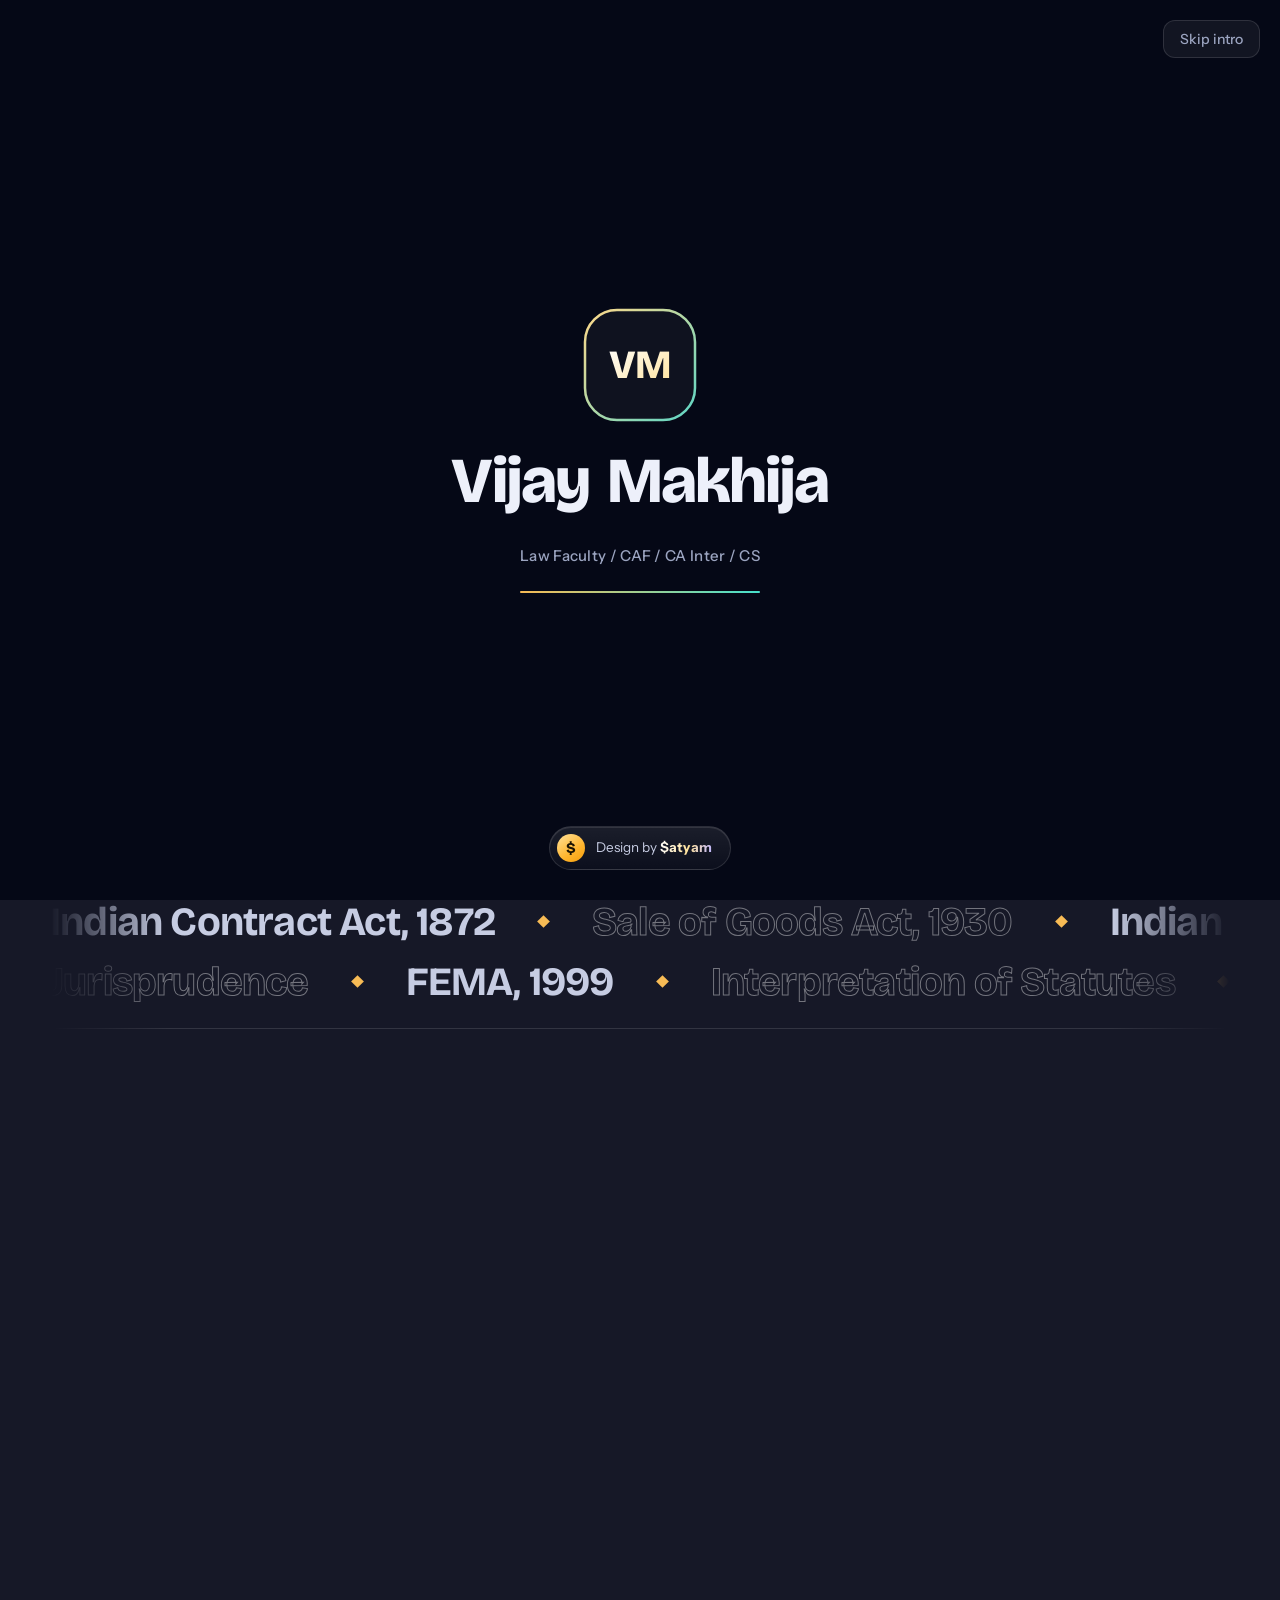
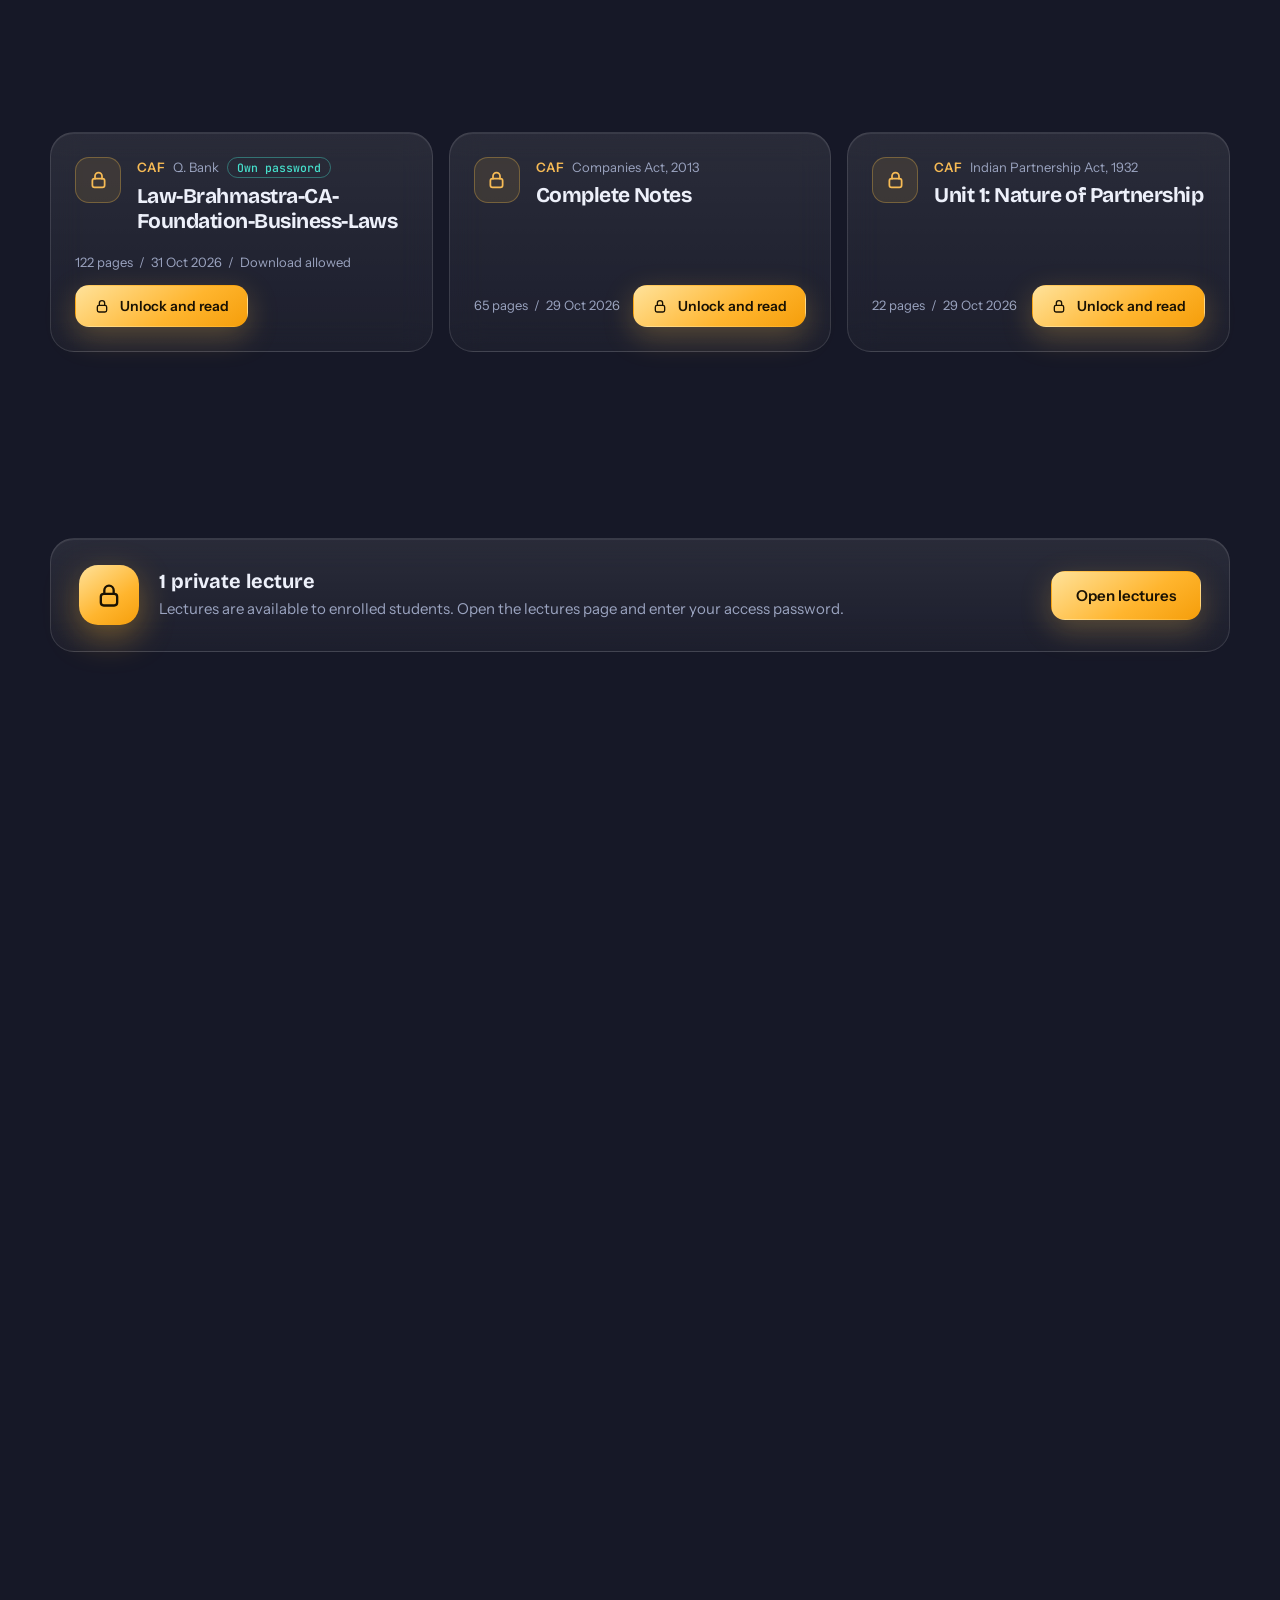
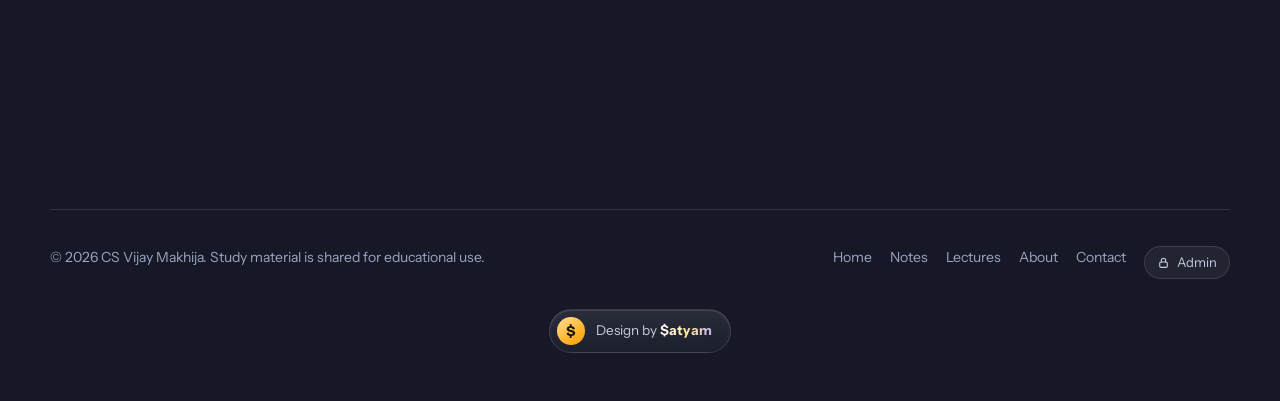
<file: index.html>
<!doctype html><html lang="en"><head><meta charset="utf-8"><meta name="viewport" content="width=device-width,initial-scale=1,viewport-fit=cover"><title>CS Vijay Makhija</title><link rel="preconnect" href="https://fonts.googleapis.com"><link rel="preconnect" href="https://fonts.gstatic.com" crossorigin><link href="https://fonts.googleapis.com/css2?family=Bricolage+Grotesque:opsz,wght@12..96,500;12..96,600;12..96,700;12..96,800&family=Instrument+Sans:wght@400;500;600&family=JetBrains+Mono:wght@400;500&display=swap" rel="stylesheet"><style>:root{padding-top:env(safe-area-inset-top,0px);padding-bottom:env(safe-area-inset-bottom,0px)}</style><link rel="stylesheet" href="style.css"></head><body>
<div id="intro" aria-hidden="true">
<div class="pn t"></div><div class="pn b"></div>
<button class="skip" type="button">Skip intro</button>
<div class="ic">
  <div class="badge"><svg viewBox="0 0 116 116"><defs><linearGradient id="g" x1="0" y1="0" x2="1" y2="1"><stop offset="0" stop-color="#FFD98A"/><stop offset="1" stop-color="#5ED6C5"/></linearGradient></defs><rect x="3" y="3" width="110" height="110" rx="32" pathLength="1"/></svg><span class="vm" data-c="brand.logo" data-t="text">VM</span></div>
  <div class="nm" data-c="intro.name" data-t="intro"><span style="--i:0">V</span><span style="--i:1">i</span><span style="--i:2">j</span><span style="--i:3">a</span><span style="--i:4">y</span><span class="sp" style="--i:5"></span><span style="--i:6">M</span><span style="--i:7">a</span><span style="--i:8">k</span><span style="--i:9">h</span><span style="--i:10">i</span><span style="--i:11">j</span><span style="--i:12">a</span></div>
  <div class="rl" data-c="intro.roles" data-t="text">Law Faculty  /  CAF  /  CA Inter  /  CS</div>
  <div class="pr"><i></i></div>
</div>
<div class="cr"><span class="credit"><span class="cm" aria-hidden="true">$</span><span>Design by <b>$atyam</b></span></span></div></div><div class="glow" aria-hidden="true"><i></i><i></i><i></i></div>
<div class="wrap">
<header class="nav"><div class="bar">
  <a class="brand" href="index.html" aria-label="Home"><span class="logo" data-c="brand.logo" data-t="text">VM</span><span><b data-c="brand.name" data-t="text">CS Vijay Makhija</b><small data-c="brand.sub" data-t="text">CAF, CA Inter &amp; CS Mentor</small></span></a>
  <button class="burger" id="burger" type="button" aria-label="Open menu" aria-expanded="false"><svg viewBox="0 0 24 24" fill="none" stroke="currentColor" stroke-width="2" stroke-linecap="round"><path d="M4 7h16M4 12h16M4 17h16"/></svg></button>
  <nav class="links" id="links" aria-label="Main"><a href="index.html" aria-current="page">Home</a><a href="notes.html">Notes</a><a href="lectures.html">Lectures</a><a href="about.html">About</a><a href="contact.html">Contact</a><a class="cta-nav tg-btn" data-c="nav.cta" data-t="text" href="contact.html">Join on Telegram</a></nav>
</div></header>
<main>
<div class="hero">
  <div>
    <div class="chips-role rise" data-c="hero.chips" data-t="lines-span" style="--d:.05"><span>Law Faculty</span><span>CAF</span><span>CA Inter</span><span>CS</span></div>
    <h1 class="rise" style="--d:.15"><span class="cs" data-c="hero.cs" data-t="text">CS</span><span class="name" data-c="hero.n1" data-t="text">Vijay</span><span class="name" data-c="hero.n2" data-t="text">Makhija</span></h1>
    <p class="lead rise" data-c="hero.lead" data-t="area" style="--d:.3">Law faculty for CAF, CA Inter and CS students. Private study notes organised statute by statute, and full lectures on YouTube.</p>
    <div class="cta rise" style="--d:.42"><a class="btn primary" href="notes.html"><span data-c="hero.b1" data-t="text">Browse notes</span> <svg viewBox="0 0 24 24" fill="none" stroke="currentColor" stroke-width="2.2" stroke-linecap="round" stroke-linejoin="round"><path d="M5 12h14M13 6l6 6-6 6"/></svg></a><a class="btn" href="lectures.html"><svg viewBox="0 0 24 24" fill="currentColor"><path d="M23 7.2a3 3 0 0 0-2.1-2.1C19 4.6 12 4.6 12 4.6s-7 0-8.9.5A3 3 0 0 0 1 7.2C.5 9.1.5 12 .5 12s0 2.9.5 4.8a3 3 0 0 0 2.1 2.1c1.9.5 8.9.5 8.9.5s7 0 8.9-.5a3 3 0 0 0 2.1-2.1c.5-1.9.5-4.8.5-4.8s0-2.9-.5-4.8zM9.8 15.2V8.8l5.6 3.2z"/></svg><span data-c="hero.b2" data-t="text">Watch lectures</span></a></div>
    <div class="updated rise" style="--d:.5" data-updated></div>
  </div>
  <div class="stage rise" style="--d:.35">
    <div class="tilt">
      <div class="sec10" role="group" aria-label="Section 10, Indian Contract Act 1872: the essentials of a valid contract">
  <div class="s-head"><div><small>Indian Contract Act, 1872</small><b>Section 10</b></div><span class="seal" id="seal" aria-hidden="true">&sect;</span></div>
  <p class="s-q">All agreements are contracts if they are made by the free consent of parties competent to contract, for a lawful consideration and with a lawful object, and are not hereby expressly declared to be void.</p>
  <ul><li><span class="ck"><svg viewBox="0 0 24 24"><path d="M5 12.5l4.5 4.5L19 7.5"/></svg></span><span class="tx">Lawful offer and acceptance</span><em>Sec. 2</em></li><li><span class="ck"><svg viewBox="0 0 24 24"><path d="M5 12.5l4.5 4.5L19 7.5"/></svg></span><span class="tx">Competent parties</span><em>Sec. 11</em></li><li><span class="ck"><svg viewBox="0 0 24 24"><path d="M5 12.5l4.5 4.5L19 7.5"/></svg></span><span class="tx">Free consent</span><em>Sec. 13 to 14</em></li><li><span class="ck"><svg viewBox="0 0 24 24"><path d="M5 12.5l4.5 4.5L19 7.5"/></svg></span><span class="tx">Lawful consideration</span><em>Sec. 2(d), 23</em></li><li><span class="ck"><svg viewBox="0 0 24 24"><path d="M5 12.5l4.5 4.5L19 7.5"/></svg></span><span class="tx">Lawful object</span><em>Sec. 23</em></li><li><span class="ck"><svg viewBox="0 0 24 24"><path d="M5 12.5l4.5 4.5L19 7.5"/></svg></span><span class="tx">Not expressly declared void</span><em>Sec. 24 to 30</em></li></ul>
  <div class="s-prog"><i id="s10bar"></i></div>
  <div class="s-res" id="s10result"><svg width="20" height="20" fill="none" stroke="currentColor" stroke-width="2.6" stroke-linecap="round" stroke-linejoin="round" viewBox="0 0 24 24"><path d="M5 12.5l4.5 4.5L19 7.5"/></svg>Valid contract<span>Sec. 2(h)</span></div>
</div>
      <div class="float a"><svg viewBox="0 0 24 24" fill="currentColor"><path d="M21.5 4.3 2.9 11.5c-.9.3-.9 1.5 0 1.8l4.7 1.5 1.8 5.6c.2.7 1.1.9 1.6.4l2.6-2.4 4.8 3.5c.6.4 1.4.1 1.6-.6L23 5.4c.2-.8-.6-1.4-1.5-1.1zM9.5 14.3l8.9-5.5-7 6.7-.3 3z"/></svg><span data-c="hero.f1" data-t="text">Notes on Telegram</span></div>
      <div class="float b"><svg viewBox="0 0 24 24" fill="currentColor"><path d="M23 7.2a3 3 0 0 0-2.1-2.1C19 4.6 12 4.6 12 4.6s-7 0-8.9.5A3 3 0 0 0 1 7.2C.5 9.1.5 12 .5 12s0 2.9.5 4.8a3 3 0 0 0 2.1 2.1c1.9.5 8.9.5 8.9.5s7 0 8.9-.5a3 3 0 0 0 2.1-2.1c.5-1.9.5-4.8.5-4.8s0-2.9-.5-4.8zM9.8 15.2V8.8l5.6 3.2z"/></svg><span data-c="hero.f2" data-t="text">Lectures on YouTube</span></div>
    </div>
  </div>
</div>
</main>
<div class="marquee" aria-hidden="true" data-c="home.marquee" data-t="marquee"><div class="track"><span>Indian Contract Act, 1872</span><i></i><span>Sale of Goods Act, 1930</span><i></i><span>Indian Partnership Act, 1932</span><i></i><span>LLP Act, 2008</span><i></i><span>Companies Act, 2013</span><i></i><span>Negotiable Instruments Act, 1881</span><i></i><span>General Clauses Act, 1897</span><i></i><span>Interpretation of Statutes</span><i></i><span>FEMA, 1999</span><i></i><span>Jurisprudence</span><i></i><span>Indian Contract Act, 1872</span><i></i><span>Sale of Goods Act, 1930</span><i></i><span>Indian Partnership Act, 1932</span><i></i><span>LLP Act, 2008</span><i></i><span>Companies Act, 2013</span><i></i><span>Negotiable Instruments Act, 1881</span><i></i><span>General Clauses Act, 1897</span><i></i><span>Interpretation of Statutes</span><i></i><span>FEMA, 1999</span><i></i><span>Jurisprudence</span><i></i></div><div class="track rev"><span>Jurisprudence</span><i></i><span>FEMA, 1999</span><i></i><span>Interpretation of Statutes</span><i></i><span>General Clauses Act, 1897</span><i></i><span>Negotiable Instruments Act, 1881</span><i></i><span>Companies Act, 2013</span><i></i><span>LLP Act, 2008</span><i></i><span>Indian Partnership Act, 1932</span><i></i><span>Sale of Goods Act, 1930</span><i></i><span>Indian Contract Act, 1872</span><i></i><span>Jurisprudence</span><i></i><span>FEMA, 1999</span><i></i><span>Interpretation of Statutes</span><i></i><span>General Clauses Act, 1897</span><i></i><span>Negotiable Instruments Act, 1881</span><i></i><span>Companies Act, 2013</span><i></i><span>LLP Act, 2008</span><i></i><span>Indian Partnership Act, 1932</span><i></i><span>Sale of Goods Act, 1930</span><i></i><span>Indian Contract Act, 1872</span><i></i></div></div>
<section>
  <div class="sec-head rise"><h2 data-c="home.lib.h" data-t="text">The library</h2><p data-c="home.lib.p" data-t="area">Organised by level and statute. New material appears here as soon as it is published.</p></div>
  <div class="portals">
    <a class="panel portal rise" style="--tint:rgba(243,185,77,.22);--d:.05" href="notes.html"><span class="ico"><svg viewBox="0 0 24 24" fill="none" stroke="currentColor" stroke-width="1.8" stroke-linecap="round" stroke-linejoin="round" style="color:#F3B94D"><path d="M14 3H7a2 2 0 0 0-2 2v14a2 2 0 0 0 2 2h10a2 2 0 0 0 2-2V8z"/><path d="M14 3v5h5M9 13h6M9 17h6"/></svg></span><div><span class="count"><span data-count="notes">0</span> documents</span><h3 data-c="home.p1.h" data-t="text">Notes</h3><p data-c="home.p1.p" data-t="area">Password-protected notes in folders, by level and statute.</p></div><span class="go-arrow"><svg viewBox="0 0 24 24" fill="none" stroke="currentColor" stroke-width="2.2" stroke-linecap="round" stroke-linejoin="round"><path d="M5 12h14M13 6l6 6-6 6"/></svg></span></a>
    <a class="panel portal rise" style="--tint:rgba(255,107,107,.2);--d:.15" href="lectures.html"><span class="ico"><svg viewBox="0 0 24 24" fill="none" stroke="currentColor" stroke-width="1.8" stroke-linecap="round" stroke-linejoin="round" style="color:#FF7B7B"><rect x="3" y="5" width="18" height="14" rx="4"/><path d="M10 9.5v5l4.5-2.5z" fill="currentColor"/></svg></span><div><span class="count"><span data-count="lectures">0</span> lectures</span><h3 data-c="home.p2.h" data-t="text">Lectures</h3><p data-c="home.p2.p" data-t="area">Full-length private lectures, available with your access password.</p></div><span class="go-arrow"><svg viewBox="0 0 24 24" fill="none" stroke="currentColor" stroke-width="2.2" stroke-linecap="round" stroke-linejoin="round"><path d="M5 12h14M13 6l6 6-6 6"/></svg></span></a>
    <a class="panel portal rise" style="--tint:rgba(94,214,197,.2);--d:.25" href="about.html"><span class="ico"><svg viewBox="0 0 24 24" fill="none" stroke="currentColor" stroke-width="1.8" stroke-linecap="round" stroke-linejoin="round" style="color:#5ED6C5"><circle cx="12" cy="8" r="4"/><path d="M4 21c0-4 3.5-6.5 8-6.5s8 2.5 8 6.5"/></svg></span><div><span class="count"><span data-c="home.p3.c" data-t="text">Law faculty</span></span><h3 data-c="home.p3.h" data-t="text">About</h3><p data-c="home.p3.p" data-t="area">The faculty behind the notes and lectures.</p></div><span class="go-arrow"><svg viewBox="0 0 24 24" fill="none" stroke="currentColor" stroke-width="2.2" stroke-linecap="round" stroke-linejoin="round"><path d="M5 12h14M13 6l6 6-6 6"/></svg></span></a>
  </div>
</section>
<section style="padding-top:0">
  <div class="sec-head rise"><h2 data-c="home.ln.h" data-t="text">Latest notes</h2><a class="more-link" href="notes.html"><span data-c="home.ln.m" data-t="text">All notes</span> <svg viewBox="0 0 24 24" fill="none" stroke="currentColor" stroke-width="2.2" stroke-linecap="round" stroke-linejoin="round"><path d="M5 12h14M13 6l6 6-6 6"/></svg></a></div>
  <div class="notes" id="latest-notes"></div>
</section>
<section style="padding-top:0">
  <div class="sec-head rise"><h2 data-c="home.ll.h" data-t="text">Private lectures</h2><a class="more-link" href="lectures.html"><span data-c="home.ll.m" data-t="text">All lectures</span> <svg viewBox="0 0 24 24" fill="none" stroke="currentColor" stroke-width="2.2" stroke-linecap="round" stroke-linejoin="round"><path d="M5 12h14M13 6l6 6-6 6"/></svg></a></div>
  <div class="lectures" id="latest-lectures"></div>
</section>
<section style="padding-top:0">
  <div class="sec-head rise"><h2 data-c="home.prog.h" data-t="text">Programmes</h2><p data-c="home.prog.p" data-t="area">Law subjects for each level. Choose a level to see its notes.</p></div>
  <div class="levels"><a class="panel level rise" style="--d:0.05" href="notes.html#caf"><span class="tag" data-c="lv.caf.tag" data-t="text">CA Foundation</span><h3 data-c="lv.caf.title" data-t="text">CAF</h3><p class="sub" data-c="lv.caf.sub" data-t="text">Business Laws</p><ul data-c="lv.caf.list" data-t="lines-li"><li>Indian Contract Act, 1872</li><li>Sale of Goods Act, 1930</li><li>Indian Partnership Act, 1932</li><li>LLP Act, 2008</li><li>Companies Act, 2013</li></ul><span class="more">View notes <svg viewBox="0 0 24 24" fill="none" stroke="currentColor" stroke-width="2.2" stroke-linecap="round" stroke-linejoin="round"><path d="M5 12h14M13 6l6 6-6 6"/></svg></span></a><a class="panel level rise" style="--d:0.15" href="notes.html#ca-inter"><span class="tag" data-c="lv.inter.tag" data-t="text">CA Intermediate</span><h3 data-c="lv.inter.title" data-t="text">CA Inter</h3><p class="sub" data-c="lv.inter.sub" data-t="text">Corporate and Other Laws</p><ul data-c="lv.inter.list" data-t="lines-li"><li>Companies Act, 2013</li><li>Negotiable Instruments Act, 1881</li><li>General Clauses Act, 1897</li><li>Interpretation of Statutes</li><li>FEMA, 1999</li></ul><span class="more">View notes <svg viewBox="0 0 24 24" fill="none" stroke="currentColor" stroke-width="2.2" stroke-linecap="round" stroke-linejoin="round"><path d="M5 12h14M13 6l6 6-6 6"/></svg></span></a><a class="panel level rise" style="--d:0.25" href="notes.html#cs"><span class="tag" data-c="lv.cs.tag" data-t="text">Company Secretary</span><h3 data-c="lv.cs.title" data-t="text">CS</h3><p class="sub" data-c="lv.cs.sub" data-t="text">Law papers</p><ul data-c="lv.cs.list" data-t="lines-li"><li>Company Law</li><li>Jurisprudence, Interpretation &amp; General Laws</li><li>Economic, Business &amp; Commercial Laws</li></ul><span class="more">View notes <svg viewBox="0 0 24 24" fill="none" stroke="currentColor" stroke-width="2.2" stroke-linecap="round" stroke-linejoin="round"><path d="M5 12h14M13 6l6 6-6 6"/></svg></span></a></div>
</section>
<section style="padding-top:0;margin-top:56px"><div class="panel band rise"><div><h2 data-c="band.h" data-t="text">Practice questions on Telegram.</h2><p data-c="band.p" data-t="area">Join the CA Foundation Law Questions channel for regular practice questions and announcements.</p></div><div class="cta"><a class="btn primary tg-btn" href="contact.html"><svg viewBox="0 0 24 24" fill="currentColor"><path d="M21.5 4.3 2.9 11.5c-.9.3-.9 1.5 0 1.8l4.7 1.5 1.8 5.6c.2.7 1.1.9 1.6.4l2.6-2.4 4.8 3.5c.6.4 1.4.1 1.6-.6L23 5.4c.2-.8-.6-1.4-1.5-1.1zM9.5 14.3l8.9-5.5-7 6.7-.3 3z"/></svg><span data-c="band.b1" data-t="text">Join on Telegram</span></a><a class="btn" href="notes.html"><svg viewBox="0 0 24 24" fill="none" stroke="currentColor" stroke-width="1.8" stroke-linecap="round" stroke-linejoin="round" style="color:#F3B94D"><path d="M14 3H7a2 2 0 0 0-2 2v14a2 2 0 0 0 2 2h10a2 2 0 0 0 2-2V8z"/><path d="M14 3v5h5M9 13h6M9 17h6"/></svg><span data-c="band.b2" data-t="text">Open notes</span></a></div></div></section>
<footer><div class="f-top"><span data-c="footer.copy" data-t="text">© 2026 CS Vijay Makhija. Study material is shared for educational use.</span><nav><a href="index.html">Home</a><a href="notes.html">Notes</a><a href="lectures.html">Lectures</a><a href="about.html">About</a><a href="contact.html">Contact</a><a class="adm-link" href="admin.html"><svg viewBox="0 0 24 24" fill="none" stroke="currentColor" stroke-width="2" stroke-linecap="round" stroke-linejoin="round"><rect x="5" y="11" width="14" height="10" rx="2.5"/><path d="M8 11V8a4 4 0 0 1 8 0v3"/></svg>Admin</a></nav></div>
<div class="f-credit"><span class="credit"><span class="cm" aria-hidden="true">$</span><span>Design by <b>$atyam</b></span></span></div></footer></div>
<script src="app.js"></script>
</body></html>
</file>
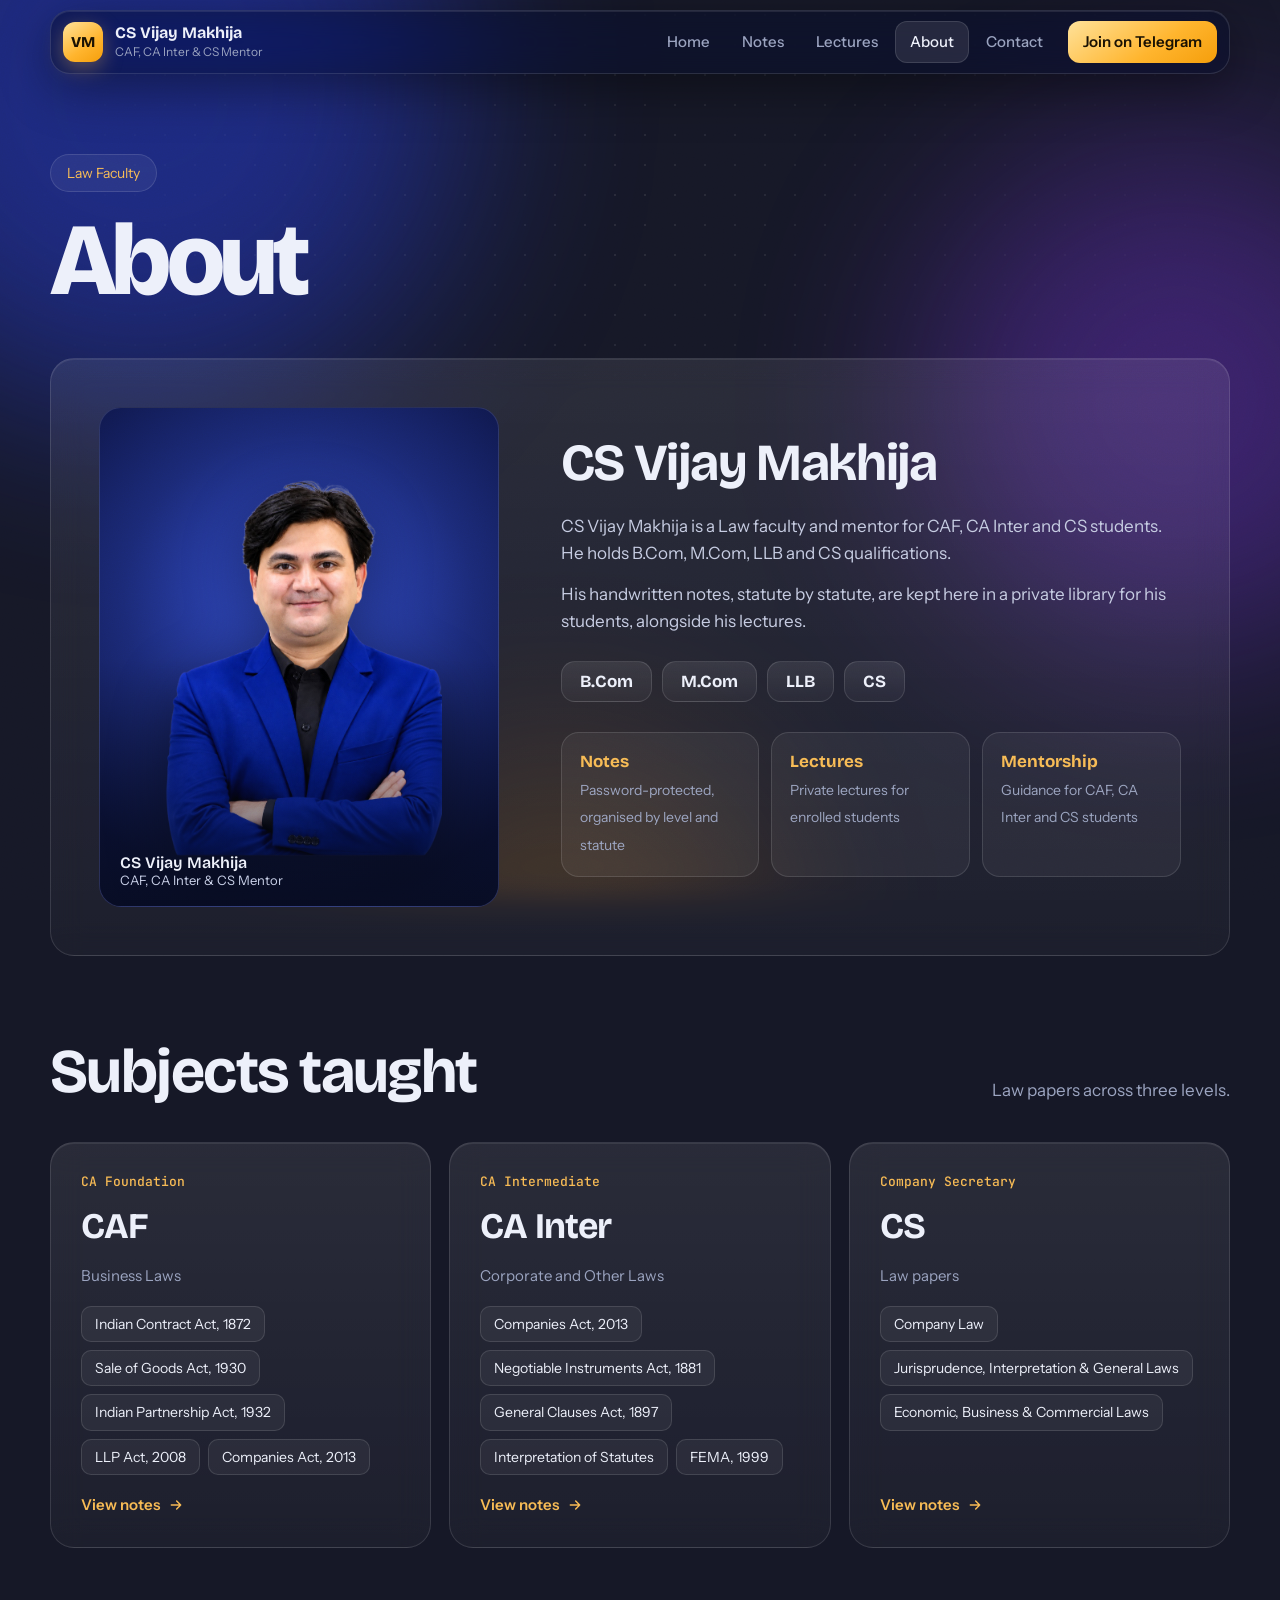
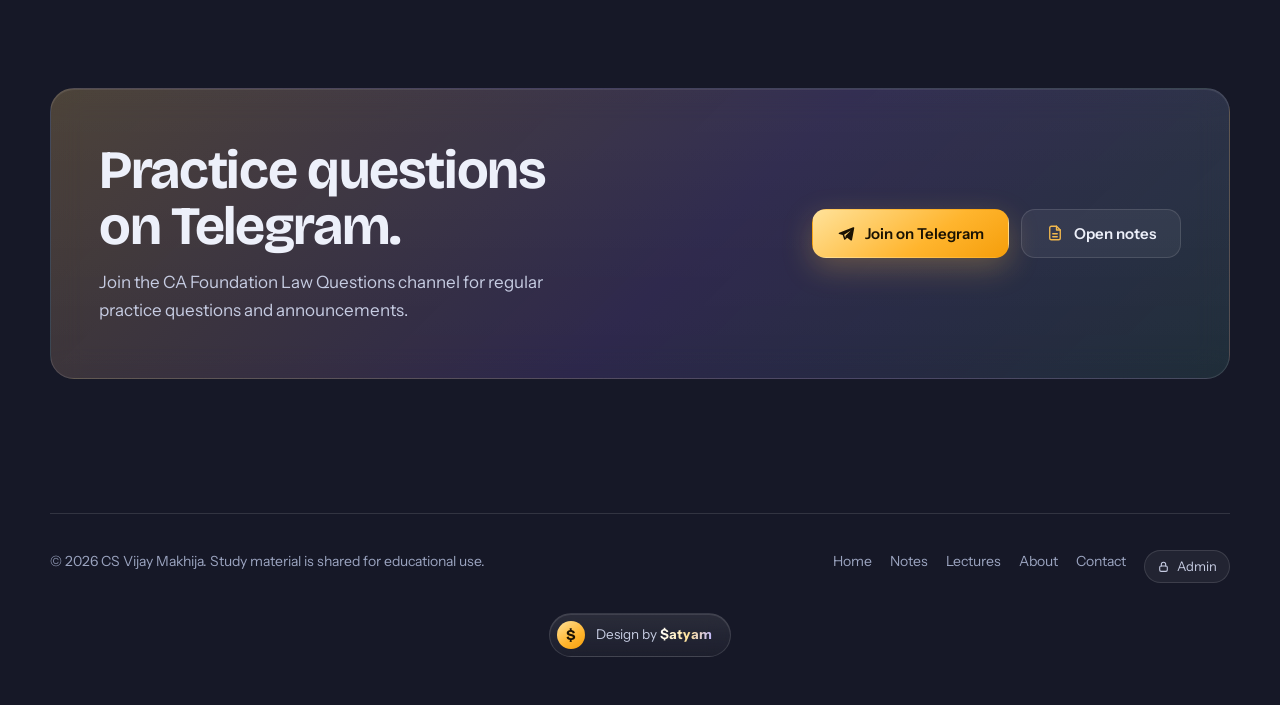
<file: about.html>
<!doctype html><html lang="en"><head><meta charset="utf-8"><meta name="viewport" content="width=device-width,initial-scale=1,viewport-fit=cover"><title>About | CS Vijay Makhija</title><link rel="preconnect" href="https://fonts.googleapis.com"><link rel="preconnect" href="https://fonts.gstatic.com" crossorigin><link href="https://fonts.googleapis.com/css2?family=Bricolage+Grotesque:opsz,wght@12..96,500;12..96,600;12..96,700;12..96,800&family=Instrument+Sans:wght@400;500;600&family=JetBrains+Mono:wght@400;500&display=swap" rel="stylesheet"><style>:root{padding-top:env(safe-area-inset-top,0px);padding-bottom:env(safe-area-inset-bottom,0px)}</style><link rel="stylesheet" href="style.css"></head><body>
<div class="glow" aria-hidden="true"><i></i><i></i><i></i></div>
<div class="wrap">
<header class="nav"><div class="bar">
  <a class="brand" href="index.html" aria-label="Home"><span class="logo" data-c="brand.logo" data-t="text">VM</span><span><b data-c="brand.name" data-t="text">CS Vijay Makhija</b><small data-c="brand.sub" data-t="text">CAF, CA Inter &amp; CS Mentor</small></span></a>
  <button class="burger" id="burger" type="button" aria-label="Open menu" aria-expanded="false"><svg viewBox="0 0 24 24" fill="none" stroke="currentColor" stroke-width="2" stroke-linecap="round"><path d="M4 7h16M4 12h16M4 17h16"/></svg></button>
  <nav class="links" id="links" aria-label="Main"><a href="index.html">Home</a><a href="notes.html">Notes</a><a href="lectures.html">Lectures</a><a href="about.html" aria-current="page">About</a><a href="contact.html">Contact</a><a class="cta-nav tg-btn" data-c="nav.cta" data-t="text" href="contact.html">Join on Telegram</a></nav>
</div></header>
<div class="page-head"><span class="kicker rise" data-c="about.k" data-t="text">Law Faculty</span><h1 class="rise" data-c="about.h" data-t="text" style="--d:.08">About</h1></div>
<section style="padding-top:20px"><div class="panel about rise" style="--d:.16">
  <figure class="portrait" id="portrait"><span class="ini" id="ini" data-c="brand.logo" data-t="text">VM</span><figcaption><span data-c="about.cap" data-t="text">CS Vijay Makhija</span><small data-c="brand.sub" data-t="text">CAF, CA Inter &amp; CS Mentor</small></figcaption></figure>
  <div>
    <h2 data-c="about.name" data-t="text">CS Vijay Makhija</h2>
    <p data-c="about.bio1" data-t="area">CS Vijay Makhija is a Law faculty and mentor for CAF, CA Inter and CS students. He holds B.Com, M.Com, LLB and CS qualifications.</p>
    <p data-c="about.bio2" data-t="area">His handwritten notes, statute by statute, are kept here in a private library for his students, alongside his lectures.</p>
    <div class="creds" data-c="about.creds" data-t="lines-span" aria-label="Qualifications"><span>B.Com</span><span>M.Com</span><span>LLB</span><span>CS</span></div>
    <div class="points"><div><b data-c="about.pt1.h" data-t="text">Notes</b><span data-c="about.pt1.p" data-t="area">Password-protected, organised by level and statute</span></div><div><b data-c="about.pt2.h" data-t="text">Lectures</b><span data-c="about.pt2.p" data-t="area">Private lectures for enrolled students</span></div><div><b data-c="about.pt3.h" data-t="text">Mentorship</b><span data-c="about.pt3.p" data-t="area">Guidance for CAF, CA Inter and CS students</span></div></div>
  </div>
</div></section>
<section style="padding-top:0"><div class="sec-head rise"><h2 data-c="about.sub.h" data-t="text">Subjects taught</h2><p data-c="about.sub.p" data-t="area">Law papers across three levels.</p></div><div class="levels"><a class="panel level rise" style="--d:0.05" href="notes.html#caf"><span class="tag" data-c="lv.caf.tag" data-t="text">CA Foundation</span><h3 data-c="lv.caf.title" data-t="text">CAF</h3><p class="sub" data-c="lv.caf.sub" data-t="text">Business Laws</p><ul data-c="lv.caf.list" data-t="lines-li"><li>Indian Contract Act, 1872</li><li>Sale of Goods Act, 1930</li><li>Indian Partnership Act, 1932</li><li>LLP Act, 2008</li><li>Companies Act, 2013</li></ul><span class="more">View notes <svg viewBox="0 0 24 24" fill="none" stroke="currentColor" stroke-width="2.2" stroke-linecap="round" stroke-linejoin="round"><path d="M5 12h14M13 6l6 6-6 6"/></svg></span></a><a class="panel level rise" style="--d:0.15" href="notes.html#ca-inter"><span class="tag" data-c="lv.inter.tag" data-t="text">CA Intermediate</span><h3 data-c="lv.inter.title" data-t="text">CA Inter</h3><p class="sub" data-c="lv.inter.sub" data-t="text">Corporate and Other Laws</p><ul data-c="lv.inter.list" data-t="lines-li"><li>Companies Act, 2013</li><li>Negotiable Instruments Act, 1881</li><li>General Clauses Act, 1897</li><li>Interpretation of Statutes</li><li>FEMA, 1999</li></ul><span class="more">View notes <svg viewBox="0 0 24 24" fill="none" stroke="currentColor" stroke-width="2.2" stroke-linecap="round" stroke-linejoin="round"><path d="M5 12h14M13 6l6 6-6 6"/></svg></span></a><a class="panel level rise" style="--d:0.25" href="notes.html#cs"><span class="tag" data-c="lv.cs.tag" data-t="text">Company Secretary</span><h3 data-c="lv.cs.title" data-t="text">CS</h3><p class="sub" data-c="lv.cs.sub" data-t="text">Law papers</p><ul data-c="lv.cs.list" data-t="lines-li"><li>Company Law</li><li>Jurisprudence, Interpretation &amp; General Laws</li><li>Economic, Business &amp; Commercial Laws</li></ul><span class="more">View notes <svg viewBox="0 0 24 24" fill="none" stroke="currentColor" stroke-width="2.2" stroke-linecap="round" stroke-linejoin="round"><path d="M5 12h14M13 6l6 6-6 6"/></svg></span></a></div></section>
<section style="padding-top:0;margin-top:56px"><div class="panel band rise"><div><h2 data-c="band.h" data-t="text">Practice questions on Telegram.</h2><p data-c="band.p" data-t="area">Join the CA Foundation Law Questions channel for regular practice questions and announcements.</p></div><div class="cta"><a class="btn primary tg-btn" href="contact.html"><svg viewBox="0 0 24 24" fill="currentColor"><path d="M21.5 4.3 2.9 11.5c-.9.3-.9 1.5 0 1.8l4.7 1.5 1.8 5.6c.2.7 1.1.9 1.6.4l2.6-2.4 4.8 3.5c.6.4 1.4.1 1.6-.6L23 5.4c.2-.8-.6-1.4-1.5-1.1zM9.5 14.3l8.9-5.5-7 6.7-.3 3z"/></svg><span data-c="band.b1" data-t="text">Join on Telegram</span></a><a class="btn" href="notes.html"><svg viewBox="0 0 24 24" fill="none" stroke="currentColor" stroke-width="1.8" stroke-linecap="round" stroke-linejoin="round" style="color:#F3B94D"><path d="M14 3H7a2 2 0 0 0-2 2v14a2 2 0 0 0 2 2h10a2 2 0 0 0 2-2V8z"/><path d="M14 3v5h5M9 13h6M9 17h6"/></svg><span data-c="band.b2" data-t="text">Open notes</span></a></div></div></section>
<footer><div class="f-top"><span data-c="footer.copy" data-t="text">© 2026 CS Vijay Makhija. Study material is shared for educational use.</span><nav><a href="index.html">Home</a><a href="notes.html">Notes</a><a href="lectures.html">Lectures</a><a href="about.html">About</a><a href="contact.html">Contact</a><a class="adm-link" href="admin.html"><svg viewBox="0 0 24 24" fill="none" stroke="currentColor" stroke-width="2" stroke-linecap="round" stroke-linejoin="round"><rect x="5" y="11" width="14" height="10" rx="2.5"/><path d="M8 11V8a4 4 0 0 1 8 0v3"/></svg>Admin</a></nav></div>
<div class="f-credit"><span class="credit"><span class="cm" aria-hidden="true">$</span><span>Design by <b>$atyam</b></span></span></div></footer></div>
<script src="app.js"></script>
</body></html>
</file>
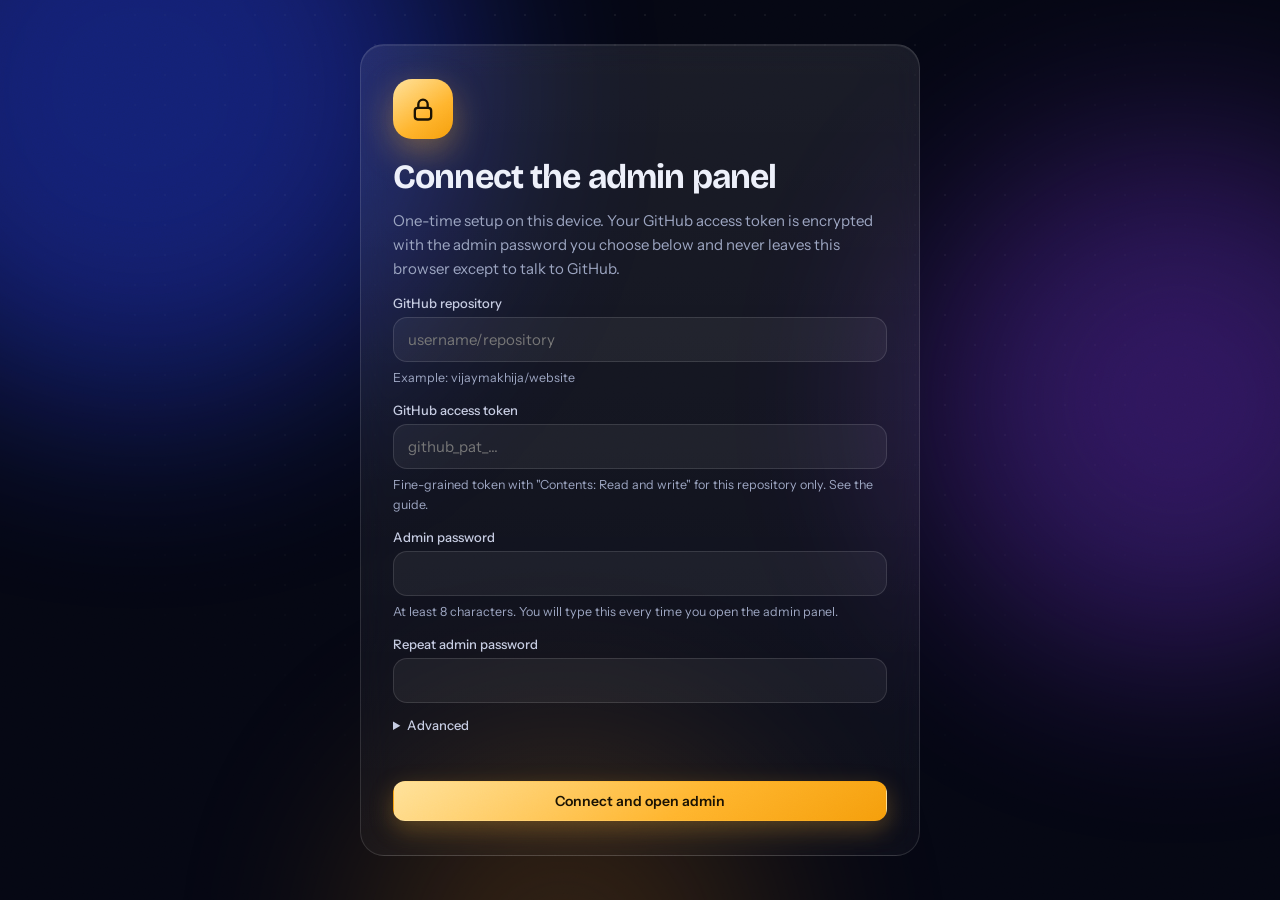
<file: admin.html>
<!doctype html>
<html lang="en"><head><meta charset="utf-8"><meta name="viewport" content="width=device-width,initial-scale=1,viewport-fit=cover"><meta name="robots" content="noindex,nofollow">
<title>Admin | CS Vijay Makhija</title>
<link rel="preconnect" href="https://fonts.googleapis.com"><link rel="preconnect" href="https://fonts.gstatic.com" crossorigin>
<link href="https://fonts.googleapis.com/css2?family=Bricolage+Grotesque:opsz,wght@12..96,500;12..96,600;12..96,700;12..96,800&family=Instrument+Sans:wght@400;500;600&family=JetBrains+Mono:wght@400;500&display=swap" rel="stylesheet">
<link rel="stylesheet" href="style.css"><link rel="stylesheet" href="admin.css"></head>
<body class="adm"><div class="glow" aria-hidden="true"><i></i><i></i><i></i></div>
<div id="app"><p class="a-boot">Loading admin panel</p></div>
<noscript><p class="a-boot">The admin panel needs JavaScript.</p></noscript>
<script src="admin.js"></script>
</body></html>
</file>
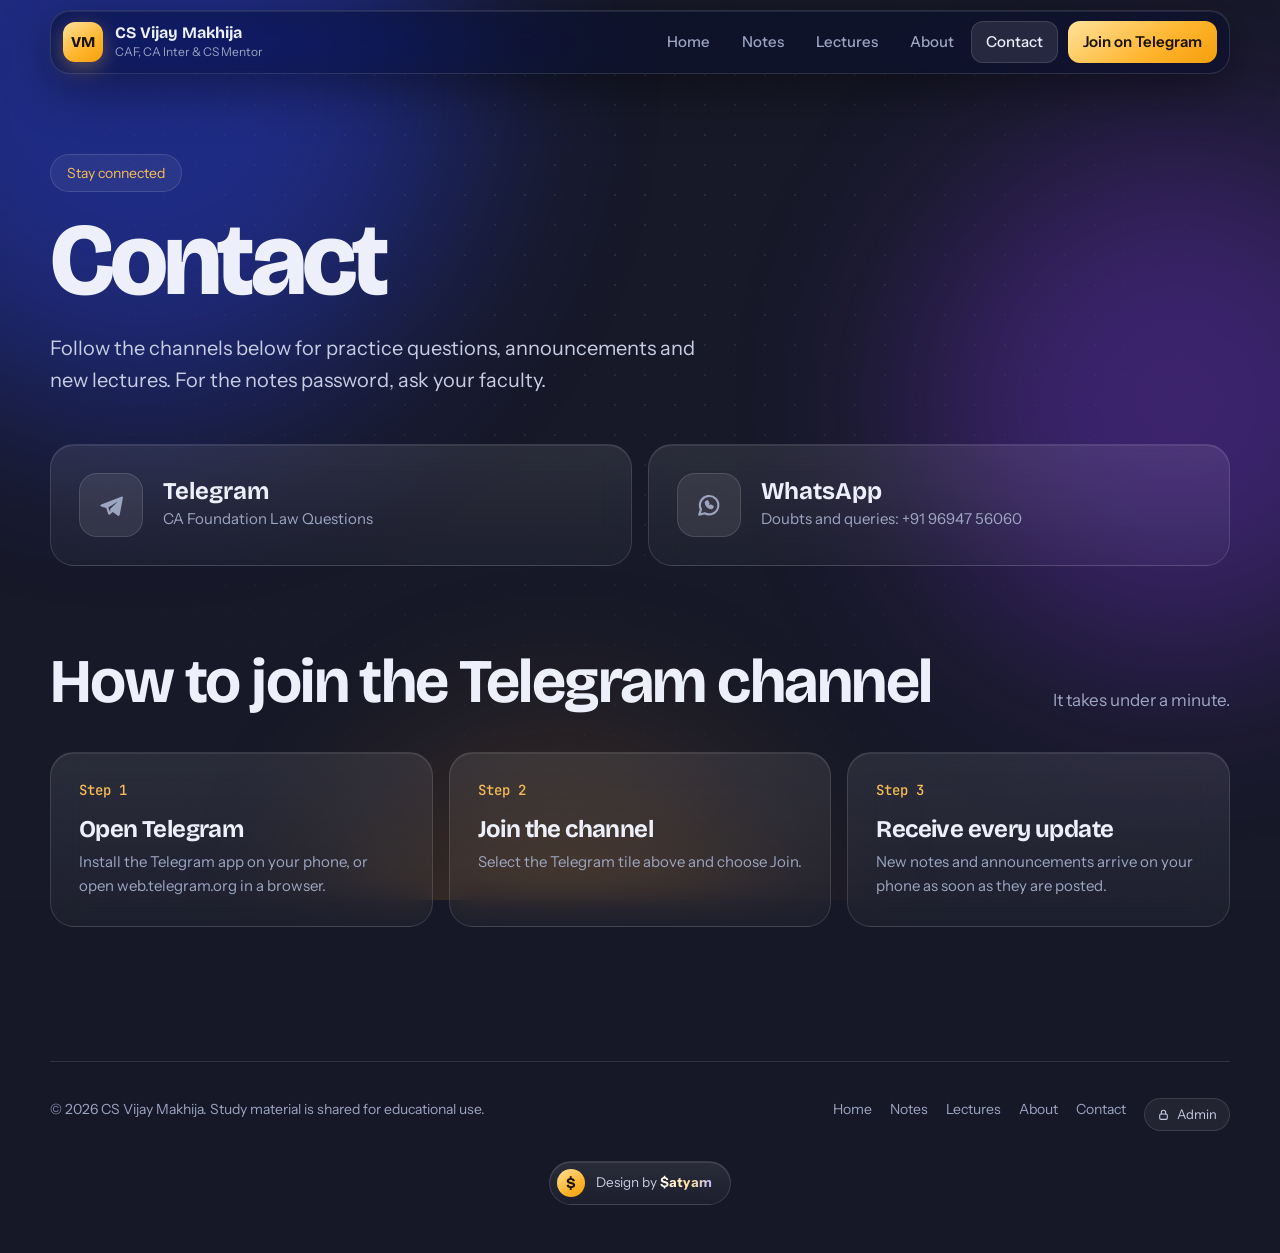
<file: contact.html>
<!doctype html><html lang="en"><head><meta charset="utf-8"><meta name="viewport" content="width=device-width,initial-scale=1,viewport-fit=cover"><title>Contact | CS Vijay Makhija</title><link rel="preconnect" href="https://fonts.googleapis.com"><link rel="preconnect" href="https://fonts.gstatic.com" crossorigin><link href="https://fonts.googleapis.com/css2?family=Bricolage+Grotesque:opsz,wght@12..96,500;12..96,600;12..96,700;12..96,800&family=Instrument+Sans:wght@400;500;600&family=JetBrains+Mono:wght@400;500&display=swap" rel="stylesheet"><style>:root{padding-top:env(safe-area-inset-top,0px);padding-bottom:env(safe-area-inset-bottom,0px)}</style><link rel="stylesheet" href="style.css"></head><body>
<div class="glow" aria-hidden="true"><i></i><i></i><i></i></div>
<div class="wrap">
<header class="nav"><div class="bar">
  <a class="brand" href="index.html" aria-label="Home"><span class="logo" data-c="brand.logo" data-t="text">VM</span><span><b data-c="brand.name" data-t="text">CS Vijay Makhija</b><small data-c="brand.sub" data-t="text">CAF, CA Inter &amp; CS Mentor</small></span></a>
  <button class="burger" id="burger" type="button" aria-label="Open menu" aria-expanded="false"><svg viewBox="0 0 24 24" fill="none" stroke="currentColor" stroke-width="2" stroke-linecap="round"><path d="M4 7h16M4 12h16M4 17h16"/></svg></button>
  <nav class="links" id="links" aria-label="Main"><a href="index.html">Home</a><a href="notes.html">Notes</a><a href="lectures.html">Lectures</a><a href="about.html">About</a><a href="contact.html" aria-current="page">Contact</a><a class="cta-nav tg-btn" data-c="nav.cta" data-t="text" href="contact.html">Join on Telegram</a></nav>
</div></header>
<div class="page-head"><span class="kicker rise" data-c="contact.k" data-t="text">Stay connected</span><h1 class="rise" data-c="contact.h" data-t="text" style="--d:.08">Contact</h1>
<p class="rise" data-c="contact.p" data-t="area" style="--d:.16">Follow the channels below for practice questions, announcements and new lectures. For the notes password, ask your faculty.</p></div>
<section style="padding-top:20px"><div class="social-grid rise" style="--d:.24" id="social"></div></section>
<section style="padding-top:0"><div class="sec-head rise"><h2 data-c="contact.how.h" data-t="text">How to join the Telegram channel</h2><p data-c="contact.how.p" data-t="area">It takes under a minute.</p></div>
<div class="steps"><div class="panel step rise" style="--d:0.0"><span class="n" data-c="contact.s1.n" data-t="text">Step 1</span><h3 data-c="contact.s1.h" data-t="text">Open Telegram</h3><p data-c="contact.s1.p" data-t="area">Install the Telegram app on your phone, or open web.telegram.org in a browser.</p></div><div class="panel step rise" style="--d:0.1"><span class="n" data-c="contact.s2.n" data-t="text">Step 2</span><h3 data-c="contact.s2.h" data-t="text">Join the channel</h3><p data-c="contact.s2.p" data-t="area">Select the Telegram tile above and choose Join.</p></div><div class="panel step rise" style="--d:0.2"><span class="n" data-c="contact.s3.n" data-t="text">Step 3</span><h3 data-c="contact.s3.h" data-t="text">Receive every update</h3><p data-c="contact.s3.p" data-t="area">New notes and announcements arrive on your phone as soon as they are posted.</p></div></div></section>
<footer><div class="f-top"><span data-c="footer.copy" data-t="text">© 2026 CS Vijay Makhija. Study material is shared for educational use.</span><nav><a href="index.html">Home</a><a href="notes.html">Notes</a><a href="lectures.html">Lectures</a><a href="about.html">About</a><a href="contact.html">Contact</a><a class="adm-link" href="admin.html"><svg viewBox="0 0 24 24" fill="none" stroke="currentColor" stroke-width="2" stroke-linecap="round" stroke-linejoin="round"><rect x="5" y="11" width="14" height="10" rx="2.5"/><path d="M8 11V8a4 4 0 0 1 8 0v3"/></svg>Admin</a></nav></div>
<div class="f-credit"><span class="credit"><span class="cm" aria-hidden="true">$</span><span>Design by <b>$atyam</b></span></span></div></footer></div>
<script src="app.js"></script>
</body></html>
</file>
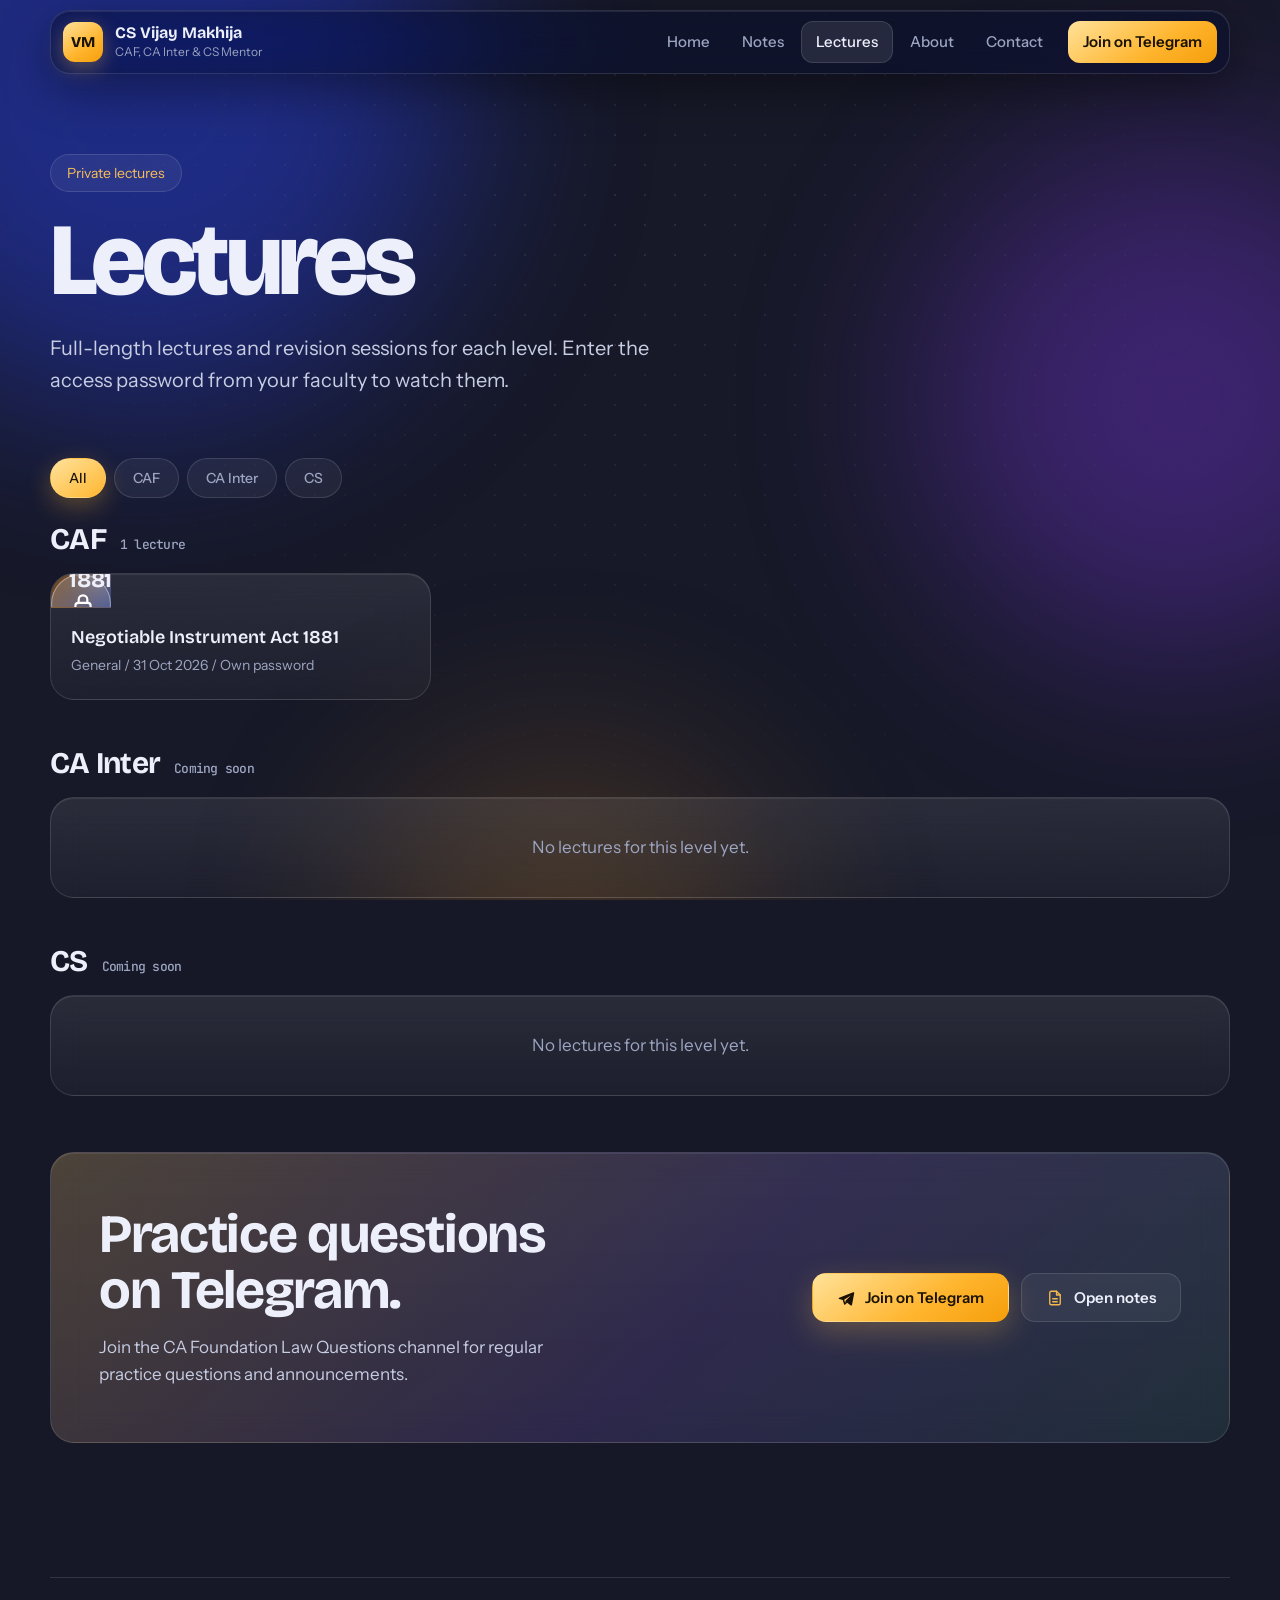
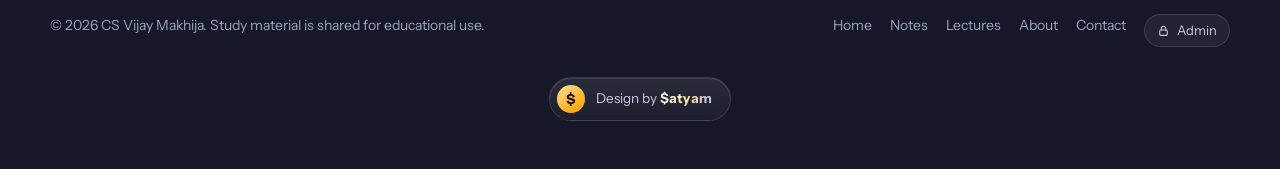
<file: lectures.html>
<!doctype html><html lang="en"><head><meta charset="utf-8"><meta name="viewport" content="width=device-width,initial-scale=1,viewport-fit=cover"><title>Lectures | CS Vijay Makhija</title><link rel="preconnect" href="https://fonts.googleapis.com"><link rel="preconnect" href="https://fonts.gstatic.com" crossorigin><link href="https://fonts.googleapis.com/css2?family=Bricolage+Grotesque:opsz,wght@12..96,500;12..96,600;12..96,700;12..96,800&family=Instrument+Sans:wght@400;500;600&family=JetBrains+Mono:wght@400;500&display=swap" rel="stylesheet"><style>:root{padding-top:env(safe-area-inset-top,0px);padding-bottom:env(safe-area-inset-bottom,0px)}</style><link rel="stylesheet" href="style.css"></head><body>
<div class="glow" aria-hidden="true"><i></i><i></i><i></i></div>
<div class="wrap">
<header class="nav"><div class="bar">
  <a class="brand" href="index.html" aria-label="Home"><span class="logo" data-c="brand.logo" data-t="text">VM</span><span><b data-c="brand.name" data-t="text">CS Vijay Makhija</b><small data-c="brand.sub" data-t="text">CAF, CA Inter &amp; CS Mentor</small></span></a>
  <button class="burger" id="burger" type="button" aria-label="Open menu" aria-expanded="false"><svg viewBox="0 0 24 24" fill="none" stroke="currentColor" stroke-width="2" stroke-linecap="round"><path d="M4 7h16M4 12h16M4 17h16"/></svg></button>
  <nav class="links" id="links" aria-label="Main"><a href="index.html">Home</a><a href="notes.html">Notes</a><a href="lectures.html" aria-current="page">Lectures</a><a href="about.html">About</a><a href="contact.html">Contact</a><a class="cta-nav tg-btn" data-c="nav.cta" data-t="text" href="contact.html">Join on Telegram</a></nav>
</div></header>
<div class="page-head"><span class="kicker rise" data-c="lec.k" data-t="text">Private lectures</span><h1 class="rise" data-c="lec.h" data-t="text" style="--d:.08">Lectures</h1>
<p class="rise" data-c="lec.p" data-t="area" style="--d:.16">Full-length lectures and revision sessions for each level. Enter the access password from your faculty to watch them.</p></div>
<div id="lec-root"></div>
<section style="padding-top:0;margin-top:56px"><div class="panel band rise"><div><h2 data-c="band.h" data-t="text">Practice questions on Telegram.</h2><p data-c="band.p" data-t="area">Join the CA Foundation Law Questions channel for regular practice questions and announcements.</p></div><div class="cta"><a class="btn primary tg-btn" href="contact.html"><svg viewBox="0 0 24 24" fill="currentColor"><path d="M21.5 4.3 2.9 11.5c-.9.3-.9 1.5 0 1.8l4.7 1.5 1.8 5.6c.2.7 1.1.9 1.6.4l2.6-2.4 4.8 3.5c.6.4 1.4.1 1.6-.6L23 5.4c.2-.8-.6-1.4-1.5-1.1zM9.5 14.3l8.9-5.5-7 6.7-.3 3z"/></svg><span data-c="band.b1" data-t="text">Join on Telegram</span></a><a class="btn" href="notes.html"><svg viewBox="0 0 24 24" fill="none" stroke="currentColor" stroke-width="1.8" stroke-linecap="round" stroke-linejoin="round" style="color:#F3B94D"><path d="M14 3H7a2 2 0 0 0-2 2v14a2 2 0 0 0 2 2h10a2 2 0 0 0 2-2V8z"/><path d="M14 3v5h5M9 13h6M9 17h6"/></svg><span data-c="band.b2" data-t="text">Open notes</span></a></div></div></section>
<footer><div class="f-top"><span data-c="footer.copy" data-t="text">© 2026 CS Vijay Makhija. Study material is shared for educational use.</span><nav><a href="index.html">Home</a><a href="notes.html">Notes</a><a href="lectures.html">Lectures</a><a href="about.html">About</a><a href="contact.html">Contact</a><a class="adm-link" href="admin.html"><svg viewBox="0 0 24 24" fill="none" stroke="currentColor" stroke-width="2" stroke-linecap="round" stroke-linejoin="round"><rect x="5" y="11" width="14" height="10" rx="2.5"/><path d="M8 11V8a4 4 0 0 1 8 0v3"/></svg>Admin</a></nav></div>
<div class="f-credit"><span class="credit"><span class="cm" aria-hidden="true">$</span><span>Design by <b>$atyam</b></span></span></div></footer></div>
<script src="app.js"></script>
</body></html>
</file>
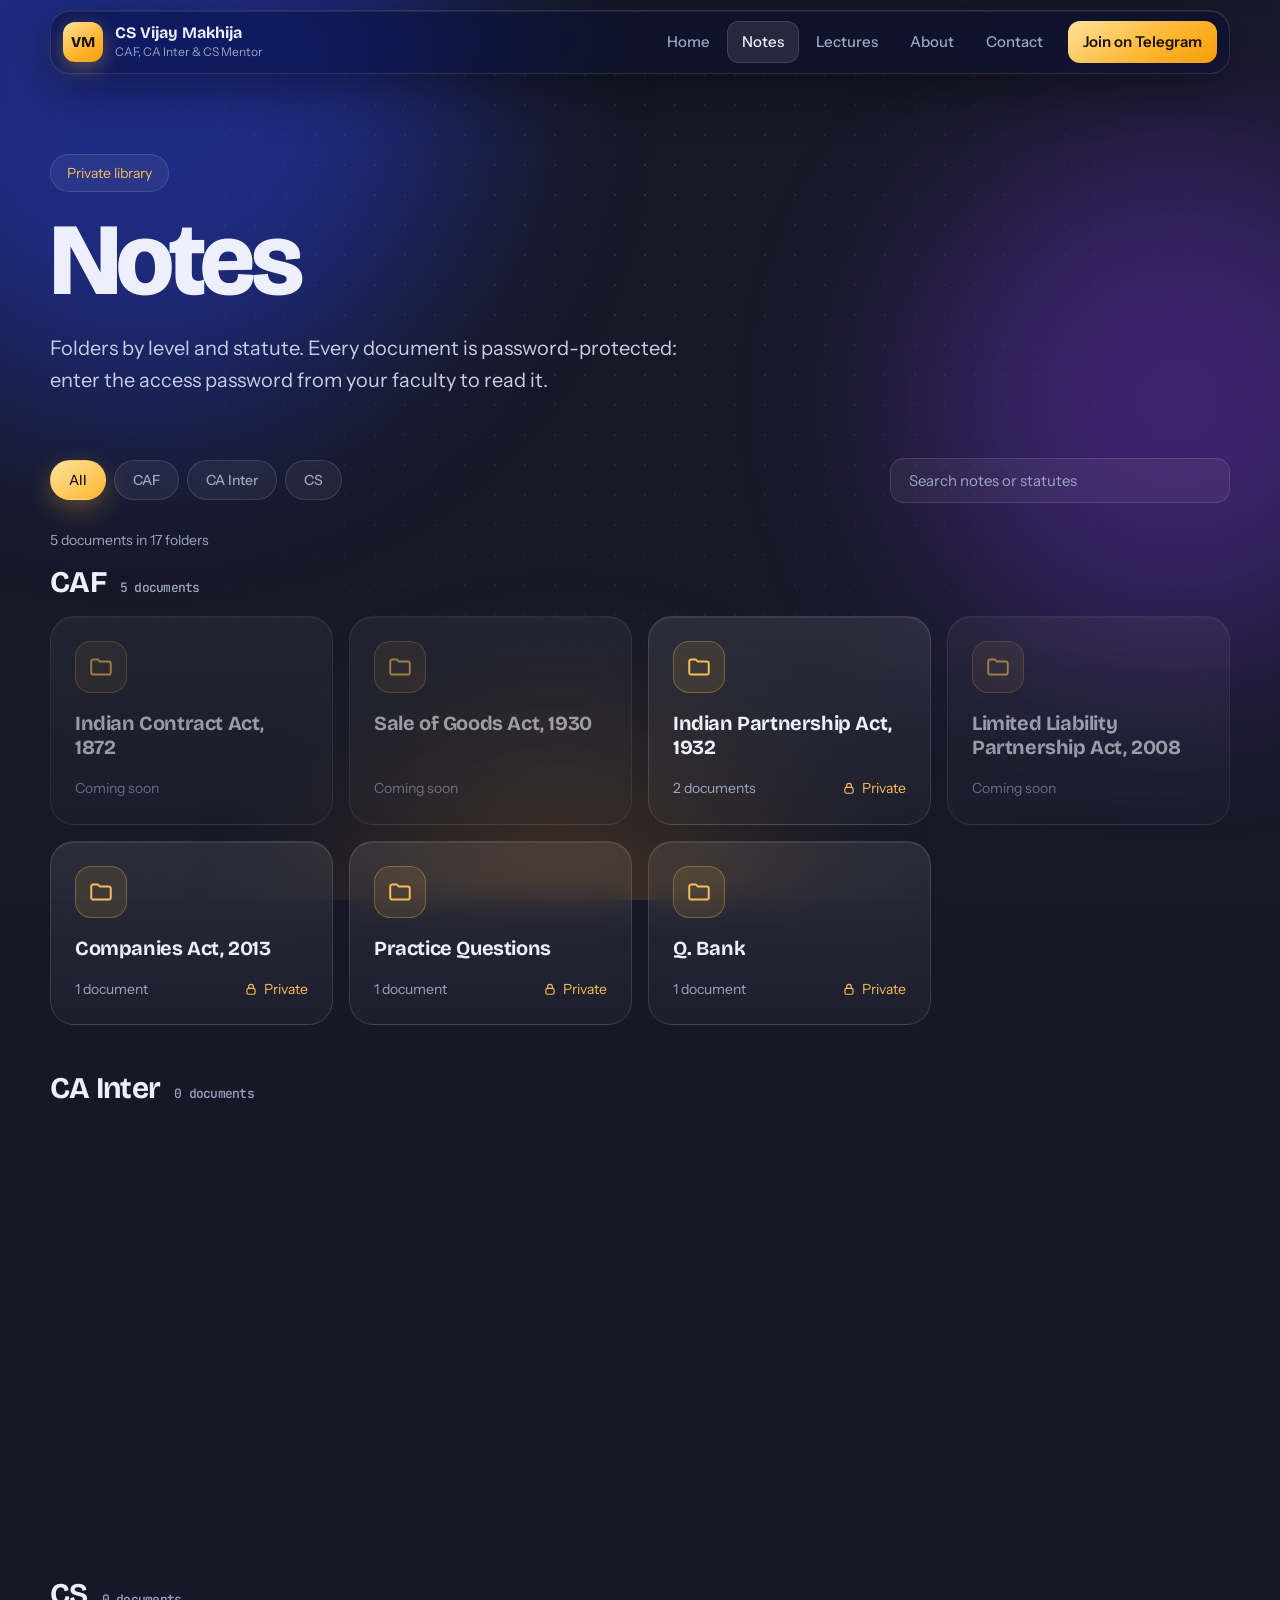
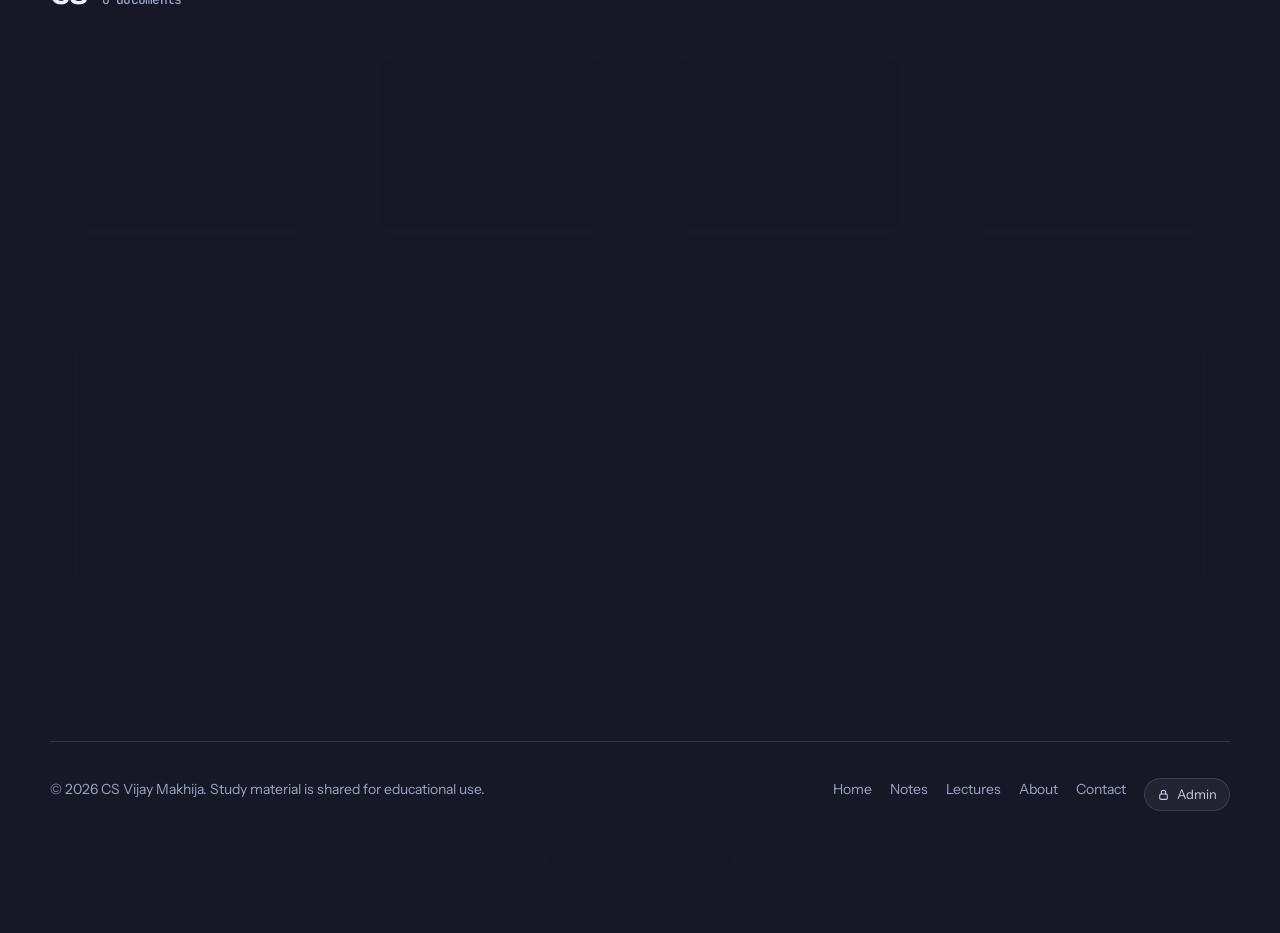
<file: notes.html>
<!doctype html><html lang="en"><head><meta charset="utf-8"><meta name="viewport" content="width=device-width,initial-scale=1,viewport-fit=cover"><title>Notes | CS Vijay Makhija</title><link rel="preconnect" href="https://fonts.googleapis.com"><link rel="preconnect" href="https://fonts.gstatic.com" crossorigin><link href="https://fonts.googleapis.com/css2?family=Bricolage+Grotesque:opsz,wght@12..96,500;12..96,600;12..96,700;12..96,800&family=Instrument+Sans:wght@400;500;600&family=JetBrains+Mono:wght@400;500&display=swap" rel="stylesheet"><style>:root{padding-top:env(safe-area-inset-top,0px);padding-bottom:env(safe-area-inset-bottom,0px)}</style><link rel="stylesheet" href="style.css"></head><body>
<div class="glow" aria-hidden="true"><i></i><i></i><i></i></div>
<div class="wrap">
<header class="nav"><div class="bar">
  <a class="brand" href="index.html" aria-label="Home"><span class="logo" data-c="brand.logo" data-t="text">VM</span><span><b data-c="brand.name" data-t="text">CS Vijay Makhija</b><small data-c="brand.sub" data-t="text">CAF, CA Inter &amp; CS Mentor</small></span></a>
  <button class="burger" id="burger" type="button" aria-label="Open menu" aria-expanded="false"><svg viewBox="0 0 24 24" fill="none" stroke="currentColor" stroke-width="2" stroke-linecap="round"><path d="M4 7h16M4 12h16M4 17h16"/></svg></button>
  <nav class="links" id="links" aria-label="Main"><a href="index.html">Home</a><a href="notes.html" aria-current="page">Notes</a><a href="lectures.html">Lectures</a><a href="about.html">About</a><a href="contact.html">Contact</a><a class="cta-nav tg-btn" data-c="nav.cta" data-t="text" href="contact.html">Join on Telegram</a></nav>
</div></header>
<div class="page-head"><span class="kicker rise" data-c="notes.k" data-t="text">Private library</span><h1 class="rise" data-c="notes.h" data-t="text" style="--d:.08">Notes</h1>
<p class="rise" data-c="notes.p" data-t="area" style="--d:.16">Folders by level and statute. Every document is password-protected: enter the access password from your faculty to read it.</p></div>
<div class="tools rise" style="--d:.24"><div class="chips" id="chips" role="group" aria-label="Filter by level"></div><input class="search" id="q" type="search" placeholder="Search notes or statutes" aria-label="Search notes"></div>
<p class="result-count" id="result-count"></p>
<div class="explorer" id="notes-grid"></div>
<section style="padding-top:0;margin-top:56px"><div class="panel band rise"><div><h2 data-c="band.h" data-t="text">Practice questions on Telegram.</h2><p data-c="band.p" data-t="area">Join the CA Foundation Law Questions channel for regular practice questions and announcements.</p></div><div class="cta"><a class="btn primary tg-btn" href="contact.html"><svg viewBox="0 0 24 24" fill="currentColor"><path d="M21.5 4.3 2.9 11.5c-.9.3-.9 1.5 0 1.8l4.7 1.5 1.8 5.6c.2.7 1.1.9 1.6.4l2.6-2.4 4.8 3.5c.6.4 1.4.1 1.6-.6L23 5.4c.2-.8-.6-1.4-1.5-1.1zM9.5 14.3l8.9-5.5-7 6.7-.3 3z"/></svg><span data-c="band.b1" data-t="text">Join on Telegram</span></a><a class="btn" href="notes.html"><svg viewBox="0 0 24 24" fill="none" stroke="currentColor" stroke-width="1.8" stroke-linecap="round" stroke-linejoin="round" style="color:#F3B94D"><path d="M14 3H7a2 2 0 0 0-2 2v14a2 2 0 0 0 2 2h10a2 2 0 0 0 2-2V8z"/><path d="M14 3v5h5M9 13h6M9 17h6"/></svg><span data-c="band.b2" data-t="text">Open notes</span></a></div></div></section>
<footer><div class="f-top"><span data-c="footer.copy" data-t="text">© 2026 CS Vijay Makhija. Study material is shared for educational use.</span><nav><a href="index.html">Home</a><a href="notes.html">Notes</a><a href="lectures.html">Lectures</a><a href="about.html">About</a><a href="contact.html">Contact</a><a class="adm-link" href="admin.html"><svg viewBox="0 0 24 24" fill="none" stroke="currentColor" stroke-width="2" stroke-linecap="round" stroke-linejoin="round"><rect x="5" y="11" width="14" height="10" rx="2.5"/><path d="M8 11V8a4 4 0 0 1 8 0v3"/></svg>Admin</a></nav></div>
<div class="f-credit"><span class="credit"><span class="cm" aria-hidden="true">$</span><span>Design by <b>$atyam</b></span></span></div></footer></div>
<script src="app.js"></script>
</body></html>
</file>
<file: style.css>
@view-transition{navigation:auto}
:root{
  --bg:#050713; --glass:rgba(255,255,255,.055); --glass-strong:rgba(255,255,255,.095);
  --line:rgba(255,255,255,.12); --fg:#EDF0FA; --muted:#9BA4C0; --soft:#C6CCE2;
  --amber:#FFC24B; --amber2:#FFE29A; --teal:#46E0CC; --blue:#6F86FF; --violet:#8B5CFF;
  --display:'Bricolage Grotesque','Segoe UI',system-ui,sans-serif;
  --body:'Instrument Sans','Segoe UI',system-ui,sans-serif;
  --mono:'JetBrains Mono',ui-monospace,Menlo,monospace;
  --ease:cubic-bezier(.2,.8,.2,1);
  color-scheme:dark;
}
*{box-sizing:border-box}
html{scroll-behavior:smooth;scroll-padding-top:96px}
html.lock{overflow:hidden}
body{margin:0;background:var(--bg);color:var(--fg);font-family:var(--body);font-size:17px;line-height:1.6;overflow-x:hidden;
  padding-left:max(16px,env(safe-area-inset-left,0px));padding-right:max(16px,env(safe-area-inset-right,0px));padding-block:0}
body::before{content:"";position:fixed;inset:0 0 auto;height:env(safe-area-inset-top,0px);z-index:70;background:var(--bg)}
h1,h2,h3,h4,p{margin:0}
h1,h2,h3{font-family:var(--display);font-weight:700;line-height:1.04;letter-spacing:-.025em;text-wrap:balance}
a{color:inherit}
img{max-width:100%}
:focus-visible{outline:2px solid var(--amber);outline-offset:3px;border-radius:8px}
.wrap{max-width:1180px;margin:0 auto}

/* ambient background */
.glow{position:fixed;inset:0;z-index:-1;overflow:hidden;pointer-events:none}
.glow i{position:absolute;border-radius:50%;filter:blur(100px)}
.glow i:nth-child(1){width:50vmax;height:50vmax;left:-14vmax;top:-18vmax;background:var(--g1,#2A45FF);opacity:.42;animation:drift 28s ease-in-out infinite alternate}
.glow i:nth-child(2){width:40vmax;height:40vmax;right:-12vmax;top:16vh;background:var(--g2,#8B3BFF);opacity:.32;animation:drift 34s ease-in-out infinite alternate-reverse}
.glow i:nth-child(3){width:32vmax;height:32vmax;left:28vw;bottom:-20vmax;background:var(--g3,#C47A14);opacity:.24;animation:drift 40s ease-in-out infinite alternate}
.glow::after{content:"";position:absolute;inset:0;background-image:radial-gradient(rgba(255,255,255,.085) 1px,transparent 1.2px);background-size:30px 30px;
  -webkit-mask-image:radial-gradient(ellipse at 50% 25%,#000,transparent 72%);mask-image:radial-gradient(ellipse at 50% 25%,#000,transparent 72%)}
@keyframes drift{to{transform:translate3d(7vmax,5vmax,0) scale(1.14)}}

/* entrance: only when JS adds .anim, so nothing stays hidden without it */
.anim .rise{opacity:0;transform:translateY(34px) scale(.985);transition:opacity 1.1s var(--ease),transform 1.1s var(--ease);transition-delay:calc(var(--d,0)*1s)}
.anim .rise.in{opacity:1;transform:none}

/* nav */
.nav{position:sticky;top:env(safe-area-inset-top,0px);z-index:60;margin-top:10px}
.bar{position:relative;display:flex;align-items:center;justify-content:space-between;gap:16px;padding:10px 12px 10px 12px;
  background:rgba(10,16,40,.55);backdrop-filter:blur(20px) saturate(1.5);-webkit-backdrop-filter:blur(20px) saturate(1.5);
  border:1px solid var(--line);border-radius:20px;box-shadow:0 14px 50px rgba(0,0,0,.4),inset 0 1px 0 rgba(255,255,255,.09)}
.brand{display:flex;align-items:center;gap:12px;text-decoration:none;min-width:0}
.logo{width:40px;height:40px;border-radius:12px;display:grid;place-items:center;flex:none;font:800 15px var(--display);color:#1A1203;
  background:linear-gradient(145deg,var(--amber2),#E8A32E);box-shadow:0 6px 20px rgba(243,185,77,.35)}
.brand b{display:block;font:700 16px var(--display);white-space:nowrap}
.brand small{display:block;color:var(--muted);font-size:12px;white-space:nowrap}
.links{display:flex;gap:2px;align-items:center}
.links a{padding:9px 15px;border-radius:12px;text-decoration:none;color:var(--muted);font-weight:500;font-size:15px;transition:color .2s,background .2s}
.links a:hover{color:var(--fg);background:var(--glass)}
.links a[aria-current="page"]{color:var(--fg);background:var(--glass-strong);box-shadow:inset 0 0 0 1px var(--line)}
.links a.cta-nav{margin-left:8px;background:linear-gradient(145deg,var(--amber2),#E8A32E);color:#1A1203;font-weight:600}
.links a.cta-nav:hover{filter:brightness(1.07)}
.burger{display:none;width:42px;height:42px;border-radius:12px;border:1px solid var(--line);background:var(--glass);color:var(--fg);cursor:pointer;place-items:center}
.burger svg{width:20px;height:20px}

.btn{display:inline-flex;align-items:center;justify-content:center;gap:10px;padding:14px 24px;border-radius:14px;border:1px solid var(--line);
  background:var(--glass);color:var(--fg);font:600 15px var(--body);text-decoration:none;cursor:pointer;transition:transform .25s var(--ease),background .25s,box-shadow .25s}
.btn:hover{background:var(--glass-strong);transform:translateY(-2px)}
.btn.primary{background:linear-gradient(145deg,var(--amber2),#E8A32E);color:#1A1203;border-color:transparent;box-shadow:0 10px 30px rgba(243,185,77,.28)}
.btn.primary:hover{box-shadow:0 14px 40px rgba(243,185,77,.42)}
.btn[aria-disabled="true"]{opacity:.5;cursor:default;pointer-events:none}
.btn svg{width:18px;height:18px;flex:none}
.cta{display:flex;flex-wrap:wrap;gap:12px}

.panel{position:relative;background:linear-gradient(180deg,rgba(255,255,255,.085),rgba(255,255,255,.03));backdrop-filter:blur(16px);-webkit-backdrop-filter:blur(16px);border:1px solid var(--line);border-radius:24px;
  box-shadow:inset 0 1px 0 rgba(255,255,255,.08);transition:border-color .3s,transform .3s var(--ease)}
.panel::before{content:"";position:absolute;inset:0;border-radius:inherit;pointer-events:none;opacity:0;transition:opacity .35s;
  background:radial-gradient(460px circle at var(--mx,50%) var(--my,50%),rgba(243,185,77,.16),transparent 62%)}
.panel:hover::before{opacity:1}

/* ===== intro ===== */
#intro{position:fixed;inset:0;z-index:100;display:grid;place-items:center;pointer-events:all}
#intro .pn{position:absolute;left:0;right:0;height:50.5%;background:#050816;transition:transform 1s cubic-bezier(.76,0,.24,1)}
#intro .pn.t{top:0} #intro .pn.b{bottom:0}
#intro .ic::before{content:"";position:absolute;left:50%;top:50%;width:min(900px,120vw);height:min(700px,100vh);translate:-50% -50%;z-index:-1;background:radial-gradient(closest-side,rgba(40,80,190,.38),rgba(15,122,114,.14) 55%,transparent)}
#intro .ic{position:relative;display:flex;flex-direction:column;align-items:center;gap:26px;padding:0 20px;text-align:center;transition:opacity .45s,transform .6s}
#intro.out .ic{opacity:0;transform:scale(.96)}
#intro.out .pn.t{transform:translateY(-101%)} #intro.out .pn.b{transform:translateY(101%)}
.badge{position:relative;width:116px;height:116px;display:grid;place-items:center}
.badge svg{position:absolute;inset:0;width:100%;height:100%;overflow:visible}
.badge rect{fill:rgba(255,255,255,.04);stroke:url(#g);stroke-width:2.5;stroke-dasharray:1;stroke-dashoffset:1;animation:draw 1.3s .15s cubic-bezier(.65,0,.35,1) forwards}
.badge .vm{font:800 40px var(--display);letter-spacing:-.02em;background:linear-gradient(145deg,#fff,var(--amber2));-webkit-background-clip:text;background-clip:text;color:transparent;
  opacity:0;transform:scale(.7);animation:pop .8s .7s var(--ease) forwards}
@keyframes draw{to{stroke-dashoffset:0}}
@keyframes pop{to{opacity:1;transform:none}}
.nm{display:flex;flex-wrap:wrap;justify-content:center;font:800 clamp(34px,7vw,64px)/1 var(--display);letter-spacing:-.03em;overflow:hidden;padding-bottom:.12em}
.nm span{display:inline-block;transform:translateY(110%);animation:up .8s calc(1s + var(--i)*.055s) var(--ease) forwards}
.nm .sp{width:.28em}
@keyframes up{to{transform:none}}
.rl{font:500 15px var(--body);color:var(--muted);letter-spacing:.02em;opacity:0;animation:fade .8s 1.9s forwards}
@keyframes fade{to{opacity:1}}
.pr{width:min(240px,60vw);height:2px;border-radius:2px;background:rgba(255,255,255,.12);overflow:hidden}
.pr i{display:block;height:100%;width:100%;transform:scaleX(0);transform-origin:left;background:linear-gradient(90deg,var(--amber),var(--teal));animation:fill 2.9s .2s cubic-bezier(.5,0,.2,1) forwards}
@keyframes fill{to{transform:scaleX(1)}}
.skip{position:absolute;right:max(20px,env(safe-area-inset-right,0px));top:calc(20px + env(safe-area-inset-top,0px));z-index:2;padding:9px 16px;border-radius:12px;border:1px solid var(--line);
  background:var(--glass);color:var(--muted);font:500 14px var(--body);cursor:pointer}
.skip:hover{color:var(--fg)}

/* ===== hero ===== */
.hero{display:grid;grid-template-columns:1.08fr .92fr;gap:56px;align-items:center;padding-block:84px 70px}
.chips-role{display:flex;flex-wrap:wrap;gap:8px;margin-bottom:28px}
.chips-role span{padding:7px 16px;border-radius:999px;background:var(--glass);border:1px solid var(--line);font-size:14px;color:var(--soft);backdrop-filter:blur(10px);-webkit-backdrop-filter:blur(10px)}
.hero h1{font-size:clamp(58px,9.4vw,134px);font-weight:800;font-variation-settings:"opsz" 96;line-height:.93;letter-spacing:-.045em}
.hero h1 .cs{display:block;font-size:.32em;font-weight:600;color:var(--amber);letter-spacing:-.01em;margin-bottom:.4em}
.name{display:block;background:linear-gradient(100deg,#fff 16%,#FFE29A 34%,#fff 50%,#BDB6FF 80%);background-size:230% 100%;-webkit-background-clip:text;background-clip:text;color:transparent;
  animation:sheen 10s ease-in-out infinite alternate;padding-bottom:.06em}
@keyframes sheen{to{background-position:100% 0}}
.hero .lead{margin-top:28px;max-width:44ch;font-size:20px;color:var(--soft)}
.hero .cta{margin-top:38px}

.stage{position:relative;perspective:1200px;min-width:0}
.tilt{transform-style:preserve-3d;transition:transform .5s var(--ease)}
.sec10{background:linear-gradient(160deg,rgba(255,255,255,.1),rgba(255,255,255,.03));backdrop-filter:blur(22px);-webkit-backdrop-filter:blur(22px);border:1px solid var(--line);border-radius:28px;padding:26px;
  box-shadow:0 40px 90px rgba(0,0,0,.5),inset 0 1px 0 rgba(255,255,255,.14)}
.s-head{display:flex;justify-content:space-between;align-items:flex-start;gap:16px}
.s-head small{display:block;font-size:13px;color:var(--muted);letter-spacing:.02em}
.s-head b{display:block;font:700 36px/1.1 var(--display);letter-spacing:-.03em;margin-top:4px}
.seal{width:54px;height:54px;border-radius:50%;display:grid;place-items:center;flex:none;font:700 26px var(--display);color:var(--muted);border:1px solid var(--line);background:rgba(255,255,255,.04);transition:all .8s var(--ease)}
.seal.on{color:#1A1203;background:linear-gradient(145deg,var(--amber2),#E8A32E);border-color:transparent;box-shadow:0 0 0 6px rgba(243,185,77,.14),0 10px 30px rgba(243,185,77,.4)}
.s-q{margin:16px 0 8px;padding:14px 16px;border-radius:14px;background:rgba(255,255,255,.04);border:1px solid var(--line);font:400 14.5px/1.6 var(--body);color:var(--soft)}
.sec10 ul{list-style:none;margin:0;padding:0}
.sec10 li{display:flex;align-items:center;gap:14px;padding:12px 2px;border-bottom:1px solid rgba(255,255,255,.07);color:var(--muted);transition:color .5s}
.sec10 li:last-child{border-bottom:0}
.sec10 .ck{width:24px;height:24px;border-radius:50%;border:1.5px solid rgba(255,255,255,.28);display:grid;place-items:center;flex:none;transition:all .45s var(--ease)}
.sec10 .ck svg{width:13px;height:13px;stroke:#062B27;fill:none;stroke-width:3;stroke-linecap:round;stroke-linejoin:round;stroke-dasharray:24;stroke-dashoffset:24;transition:stroke-dashoffset .5s .15s}
.sec10 .tx{flex:1;min-width:0;font-size:16px}
.sec10 li em{font:500 13px var(--mono);font-style:normal;color:var(--muted);white-space:nowrap}
.sec10 li.on{color:var(--fg)}
.sec10 li.on .ck{background:var(--teal);border-color:var(--teal);box-shadow:0 0 0 5px rgba(94,214,197,.14)}
.sec10 li.on .ck svg{stroke-dashoffset:0}
.sec10 li.on em{color:var(--teal)}
.s-prog{height:3px;border-radius:3px;background:rgba(255,255,255,.1);overflow:hidden;margin-top:6px}
.s-prog i{display:block;height:100%;width:0;background:linear-gradient(90deg,var(--amber),var(--teal));transition:width .5s var(--ease)}
.s-res{margin-top:16px;display:flex;align-items:center;gap:12px;padding:14px 16px;border-radius:14px;background:rgba(94,214,197,.1);border:1px solid rgba(94,214,197,.3);color:var(--teal);font-size:15px;font-weight:500;opacity:.0;transform:translateY(6px);transition:opacity .7s,transform .7s}
.s-res.in{opacity:1;transform:none}
.s-res span{color:var(--soft);font-weight:400;font-size:14px;margin-left:auto;font-family:var(--mono)}
.float{position:absolute;display:flex;align-items:center;gap:10px;padding:11px 16px;border-radius:16px;font:600 14px var(--body);background:rgba(14,22,52,.7);
  backdrop-filter:blur(16px);-webkit-backdrop-filter:blur(16px);border:1px solid var(--line);box-shadow:0 20px 50px rgba(0,0,0,.45);transform:translateZ(60px)}
.float svg{width:20px;height:20px}
.float.a{left:-18px;top:-24px;animation:bob 7s ease-in-out infinite alternate}
.float.b{right:-10px;bottom:-24px;animation:bob 8s -3s ease-in-out infinite alternate}
.float.a svg{color:var(--blue)} .float.b svg{color:#FF6B6B}
@keyframes bob{to{translate:0 -12px}}

/* marquee */
.marquee{overflow:hidden;border-block:1px solid var(--line);padding:22px 0;-webkit-mask-image:linear-gradient(90deg,transparent,#000 10%,#000 90%,transparent);mask-image:linear-gradient(90deg,transparent,#000 10%,#000 90%,transparent)}
.track{display:flex;align-items:center;gap:44px;width:max-content;animation:scroll 46s linear infinite}
.track span{font:700 clamp(26px,3.6vw,40px) var(--display);letter-spacing:-.02em;white-space:nowrap;color:var(--soft)}
.track span:nth-child(4n+3){color:transparent;-webkit-text-stroke:1px rgba(255,255,255,.4)}
.track i{width:9px;height:9px;rotate:45deg;background:var(--amber);flex:none}
@keyframes scroll{to{transform:translateX(-50%)}}
.marquee:hover .track{animation-play-state:paused}

/* sections */
section{padding-block:84px}
.sec-head{display:flex;justify-content:space-between;align-items:end;gap:24px;flex-wrap:wrap;margin-bottom:38px}
.sec-head h2{font-size:clamp(34px,5vw,62px);font-weight:700}
.sec-head p{color:var(--muted);max-width:44ch}

.portals{display:grid;grid-template-columns:repeat(3,1fr);gap:18px}
.portal{display:flex;flex-direction:column;justify-content:space-between;gap:70px;min-height:330px;padding:30px;text-decoration:none;overflow:hidden;min-width:0;
  background:radial-gradient(120% 90% at 100% 0%,var(--tint),transparent 60%),var(--glass)}
.portal:hover{transform:translateY(-5px);border-color:rgba(255,255,255,.28)}
.ico{width:58px;height:58px;border-radius:18px;display:grid;place-items:center;background:rgba(255,255,255,.08);border:1px solid var(--line)}
.ico svg{width:26px;height:26px}
.portal h3{font-size:clamp(32px,3.4vw,42px);margin-bottom:10px}
.portal p{color:var(--soft);font-size:16px;max-width:30ch}
.portal .go-arrow{position:absolute;right:26px;bottom:26px;width:46px;height:46px;border-radius:50%;display:grid;place-items:center;border:1px solid var(--line);background:var(--glass);transition:transform .35s var(--ease),background .3s}
.portal:hover .go-arrow{transform:rotate(-45deg);background:var(--amber);color:#1A1203;border-color:transparent}
.go-arrow svg{width:18px;height:18px}

.levels{display:grid;grid-template-columns:repeat(3,1fr);gap:18px}
.level{display:flex;flex-direction:column;gap:18px;padding:30px;text-decoration:none;min-width:0}
.level:hover{transform:translateY(-4px)}
.level h3{font-size:36px}
.level .tag{font:500 13px var(--mono);color:var(--amber)}
.level .sub{color:var(--muted);font-size:15px}
.level ul{list-style:none;margin:0;padding:0;display:flex;flex-wrap:wrap;gap:8px}
.level li{padding:6px 13px;border-radius:10px;background:rgba(255,255,255,.05);border:1px solid var(--line);font-size:14px}
.level .more{margin-top:auto;display:inline-flex;align-items:center;gap:8px;font-weight:600;font-size:15px;color:var(--amber)}
.level .more svg{width:16px;height:16px;transition:transform .3s var(--ease)}
.level:hover .more svg{transform:translateX(5px)}

.band{display:flex;justify-content:space-between;gap:30px;align-items:center;flex-wrap:wrap;padding:54px 48px;
  background:linear-gradient(135deg,rgba(243,185,77,.16),rgba(94,214,197,.08)),var(--glass)}
.band h2{font-size:clamp(32px,4.4vw,54px);max-width:15ch}
.band p{color:var(--soft);margin-top:14px;max-width:42ch}

/* inner pages */
.page-head{padding-block:80px 28px}
.page-head h1{font-size:clamp(46px,8vw,104px);font-weight:800;letter-spacing:-.045em;line-height:.95}
.page-head p{margin-top:22px;max-width:50ch;font-size:20px;color:var(--soft)}
.page-head .kicker{display:inline-block;margin-bottom:20px;padding:7px 16px;border-radius:999px;background:var(--glass);border:1px solid var(--line);font-size:14px;color:var(--amber)}
.tools{display:flex;flex-wrap:wrap;gap:12px;margin:34px 0 26px;align-items:center}
.chips{display:flex;flex-wrap:wrap;gap:8px}
.chip{padding:10px 18px;border-radius:999px;border:1px solid var(--line);background:var(--glass);color:var(--muted);font:500 14px var(--body);cursor:pointer;transition:all .2s}
.chip:hover{color:var(--fg)}
.chip[aria-pressed="true"]{background:var(--amber);color:#1A1203;border-color:transparent}
.search{flex:1;min-width:200px;max-width:340px;margin-left:auto;padding:12px 18px;border-radius:14px;border:1px solid var(--line);background:rgba(255,255,255,.05);color:var(--fg);font:400 15px var(--body)}
.search::placeholder{color:var(--muted)}
.notes{display:grid;grid-template-columns:repeat(auto-fill,minmax(310px,1fr));gap:16px}
.note{padding:24px;display:flex;flex-direction:column;gap:14px;min-width:0}
.note:hover{border-color:rgba(243,185,77,.45);transform:translateY(-3px)}
.note .meta{display:flex;gap:8px;flex-wrap:wrap;font-size:13px;color:var(--muted)}
.note .meta b{font-weight:600;color:var(--amber)}
.note h3{font-size:22px;line-height:1.18}
.note .btn{margin-top:auto;align-self:flex-start;padding:11px 18px;font-size:14px}
.empty{grid-column:1/-1;padding:36px;text-align:center;color:var(--muted)}

.lectures{display:grid;grid-template-columns:repeat(auto-fill,minmax(310px,1fr));gap:18px}
.lec{overflow:hidden;display:flex;flex-direction:column;text-decoration:none;min-width:0}
.lec:hover{transform:translateY(-4px);border-color:rgba(243,185,77,.45)}
.thumb{aspect-ratio:16/9;position:relative;display:grid;place-items:center;overflow:hidden;background:linear-gradient(135deg,var(--c1),var(--c2));border-bottom:1px solid var(--line)}
.thumb::after{content:"";position:absolute;inset:0;background:radial-gradient(circle at 80% 0%,rgba(255,255,255,.22),transparent 55%)}
.thumb .t{position:absolute;left:18px;right:18px;bottom:14px;font:700 22px/1.1 var(--display);letter-spacing:-.01em;z-index:1}
.play{width:60px;height:60px;border-radius:50%;display:grid;place-items:center;z-index:1;background:rgba(255,255,255,.16);backdrop-filter:blur(8px);-webkit-backdrop-filter:blur(8px);border:1px solid rgba(255,255,255,.38);margin-bottom:26px;transition:transform .3s var(--ease)}
.lec:hover .play{transform:scale(1.12)}
.play svg{width:22px;height:22px;margin-left:3px}
.lec .info{padding:18px 20px 22px;display:flex;flex-direction:column;gap:6px}
.lec .info b{font:600 18px/1.25 var(--display)}
.lec .info span{font-size:14px;color:var(--muted)}
.lec[aria-disabled="true"]{pointer-events:none}
.feature{display:grid;grid-template-columns:1.25fr 1fr;overflow:hidden;margin-bottom:18px}
.feature .thumb{aspect-ratio:auto;min-height:340px;border-bottom:0;border-right:1px solid var(--line)}
.feature .thumb .t{font-size:clamp(28px,3.4vw,44px);bottom:22px;left:26px}
.feature .play{width:78px;height:78px}
.feature .body{padding:38px;display:flex;flex-direction:column;justify-content:center;gap:16px}
.feature .body .meta{font-size:14px;color:var(--amber)}
.feature .body h2{font-size:clamp(28px,3.4vw,42px)}
.feature .body p{color:var(--soft);max-width:36ch}
.feature .btn{align-self:flex-start;margin-top:6px}

.about{display:grid;grid-template-columns:.8fr 1.2fr;gap:48px;align-items:center;padding:48px}
.portrait{margin:0;aspect-ratio:4/5;border-radius:22px;position:relative;overflow:hidden;display:grid;place-items:center;max-width:400px;width:100%;
  background:linear-gradient(160deg,#1D3A86 0%,#0F2A5E 45%,#0B5B58 100%);border:1px solid var(--line)}
.portrait img{width:100%;height:100%;object-fit:cover;position:absolute;inset:0}
.portrait .ini{font:800 clamp(90px,13vw,150px) var(--display);color:rgba(255,255,255,.92);letter-spacing:-.05em}
.portrait::after{content:"";position:absolute;inset:0;background:linear-gradient(to top,rgba(6,10,24,.7),transparent 50%)}
.portrait figcaption{position:absolute;left:20px;bottom:18px;z-index:2;font:600 16px var(--display)}
.portrait figcaption small{display:block;font:400 13px var(--body);color:#C9D0E8}
.about h2{font-size:clamp(32px,4.2vw,52px);margin-bottom:22px}
.about p{color:var(--soft);max-width:56ch}
.about p+p{margin-top:14px}
.points{display:grid;grid-template-columns:repeat(3,1fr);gap:12px;margin-top:30px}
.points div{padding:18px;border-radius:18px;background:rgba(255,255,255,.05);border:1px solid var(--line);min-width:0}
.points b{display:block;font:700 17px var(--display);margin-bottom:4px;color:var(--amber)}
.points span{color:var(--muted);font-size:14px}

.social-grid{display:grid;grid-template-columns:repeat(2,1fr);gap:16px}
.soc{display:flex;align-items:center;gap:20px;padding:28px;text-decoration:none;min-width:0}
.soc:hover{transform:translateY(-4px)}
.soc .ico{flex:none;width:64px;height:64px}
.soc b{display:block;font:700 24px var(--display)}
.soc span{color:var(--muted);font-size:15px}
.soc[aria-disabled="true"]{pointer-events:none;opacity:.6}
.steps{display:grid;grid-template-columns:repeat(3,1fr);gap:16px}
.step{padding:28px;min-width:0}
.step .n{font:500 14px var(--mono);color:var(--amber);margin-bottom:18px;display:block}
.step h3{font-size:24px;margin-bottom:8px}
.step p{color:var(--muted);font-size:15px}

footer{margin-top:50px;border-top:1px solid var(--line);padding-block:36px 48px;display:flex;justify-content:space-between;gap:24px;flex-wrap:wrap;color:var(--muted);font-size:14px}
footer nav{display:flex;gap:18px;flex-wrap:wrap}
footer a{text-decoration:none} footer a:hover{color:var(--fg)}

@media(max-width:980px){
  .hero{grid-template-columns:1fr;padding-block:56px 40px;gap:46px}
  .float.a{left:6px} .float.b{right:6px}
  .portals,.levels,.steps{grid-template-columns:1fr}
  .portal{min-height:260px;gap:44px}
  .about{grid-template-columns:1fr;padding:28px}
  .points{grid-template-columns:1fr}
  .feature{grid-template-columns:1fr}
  .feature .thumb{min-height:240px;border-right:0;border-bottom:1px solid var(--line)}
  .band{padding:34px 26px}
  .social-grid{grid-template-columns:1fr}
}
@media(max-width:820px){
  .burger{display:grid}
  .brand small{display:none}
  .links{position:absolute;left:0;right:0;top:calc(100% + 8px);flex-direction:column;align-items:stretch;gap:4px;padding:12px;border-radius:20px;
    background:rgba(10,16,40,.92);backdrop-filter:blur(24px);-webkit-backdrop-filter:blur(24px);border:1px solid var(--line);
    opacity:0;pointer-events:none;transform:translateY(-8px);transition:opacity .25s,transform .25s}
  .links.open{opacity:1;pointer-events:auto;transform:none}
  .links a{padding:13px 16px}
  .links a.cta-nav{margin:6px 0 0;text-align:center}
}
@media(max-width:700px){
  section{padding-block:56px}
  .page-head{padding-block:52px 16px}
  .search{max-width:none;margin-left:0;flex-basis:100%}
  .soc{padding:22px;gap:16px}
}
@media(prefers-reduced-motion:reduce){
  *{animation:none!important;transition:none!important}
  .row,.tally{opacity:1!important;transform:none!important}
  .anim .rise{opacity:1!important;transform:none!important}
  html{scroll-behavior:auto}
}

/* additions */
.updated{margin-top:26px;font-size:14px;color:var(--muted);display:flex;align-items:center;gap:10px}
.updated::before{content:"";width:8px;height:8px;border-radius:50%;background:var(--teal);box-shadow:0 0 0 4px rgba(94,214,197,.18)}
.result-count{font-size:14px;color:var(--muted);margin:0 0 16px}
.note .foot{margin-top:auto;display:flex;align-items:center;justify-content:space-between;gap:12px;flex-wrap:wrap}
.note .fmeta{font-size:13px;color:var(--muted);white-space:pre-wrap}
.note .foot .btn{padding:10px 18px;font-size:14px}
.note .btn{margin-top:0}
.note .meta span{color:var(--muted)}
.thumb img{position:absolute;inset:0;width:100%;height:100%;object-fit:cover;z-index:0}
.has-img .thumb .t{display:none}
.has-img .thumb::after{background:linear-gradient(to top,rgba(6,10,24,.5),transparent 55%)}
.more-link{display:inline-flex;align-items:center;gap:8px;font-weight:600;color:var(--amber);text-decoration:none}
.more-link svg{width:16px;height:16px;transition:transform .3s var(--ease)}
.more-link:hover svg{transform:translateX(5px)}
.portal .count{font:500 13px var(--mono);color:var(--amber);margin-bottom:12px;display:block}
.cols{display:grid;grid-template-columns:repeat(3,1fr);gap:16px}
.hairline{height:1px;background:var(--line);border:0;margin:0}
@media(max-width:980px){.cols{grid-template-columns:1fr}.sec10{padding:20px}}

/* ===== motion and colour upgrade ===== */
@property --ang{syntax:"<angle>";initial-value:0deg;inherits:false}
@keyframes spin{to{--ang:360deg}}
body::after{content:"";position:fixed;inset:0;z-index:55;pointer-events:none;opacity:.07;mix-blend-mode:overlay;
  background-image:url("data:image/svg+xml;utf8,<svg xmlns='http://www.w3.org/2000/svg' width='160' height='160'><filter id='n'><feTurbulence type='fractalNoise' baseFrequency='.8' numOctaves='2' stitchTiles='stitch'/></filter><rect width='100%' height='100%' filter='url(%23n)'/></svg>")}
#progress{position:fixed;top:env(safe-area-inset-top,0px);left:0;height:3px;width:100%;transform-origin:left;transform:scaleX(0);z-index:90;background:linear-gradient(90deg,var(--amber),var(--violet),var(--teal));box-shadow:0 0 14px rgba(139,92,255,.6)}
.glow i:nth-child(1){translate:calc(var(--px,0)*40px) calc(var(--py,0)*28px)}
.glow i:nth-child(2){translate:calc(var(--px,0)*-36px) calc(var(--py,0)*-24px)}
.glow i:nth-child(3){translate:calc(var(--px,0)*24px) calc(var(--py,0)*-30px)}
/* word-by-word headline reveal */
.w{display:inline-block;overflow:hidden;vertical-align:top;padding:0 .05em .22em;margin:0 -.05em -.22em}
.w>i{display:inline-block;font-style:normal}
.anim .split .w>i{transform:translateY(112%) rotate(4deg);transform-origin:0 100%;transition:transform 1s var(--ease);transition-delay:calc(var(--k,0)*.07s)}
.anim .split.in .w>i{transform:none}
/* spinning light on the hero card edge */
.sec10{position:relative}
.sec10::before{content:"";position:absolute;inset:-1px;border-radius:29px;padding:1.6px;pointer-events:none;
  background:conic-gradient(from var(--ang),transparent 0 52%,rgba(255,194,75,.95) 72%,rgba(139,92,255,.95) 86%,transparent 100%);
  -webkit-mask:linear-gradient(#000 0 0) content-box,linear-gradient(#000 0 0);-webkit-mask-composite:xor;mask:linear-gradient(#000 0 0) content-box exclude,linear-gradient(#000 0 0);
  animation:spin 7s linear infinite}
.sec10::after{content:"";position:absolute;inset:-40px;z-index:-1;border-radius:60px;background:radial-gradient(60% 50% at 50% 40%,rgba(111,134,255,.28),transparent 70%);filter:blur(30px);pointer-events:none}
/* buttons: sheen on hover */
.btn{position:relative;overflow:hidden}
.btn.primary::after{content:"";position:absolute;inset:0;background:linear-gradient(110deg,transparent 30%,rgba(255,255,255,.55) 50%,transparent 70%);transform:translateX(-120%);transition:transform .8s var(--ease);pointer-events:none}
.btn.primary:hover::after{transform:translateX(120%)}
.btn.primary{background:linear-gradient(145deg,#FFE29A,#FFB52E 60%,#F59E0B)}
.links a.cta-nav{background:linear-gradient(145deg,#FFE29A,#FFB52E 60%,#F59E0B)}
.logo{background:linear-gradient(145deg,#FFE29A,#FFB52E 60%,#F59E0B)}
.chip[aria-pressed="true"]{background:linear-gradient(145deg,#FFE29A,#FFB52E);box-shadow:0 8px 24px rgba(255,181,46,.3)}
.panel:hover{border-color:rgba(255,255,255,.26)}
.panel::before{background:radial-gradient(480px circle at var(--mx,50%) var(--my,50%),rgba(139,120,255,.2),rgba(255,194,75,.1) 40%,transparent 65%)}
.portal{background:radial-gradient(120% 90% at 100% 0%,var(--tint),transparent 62%),linear-gradient(180deg,rgba(255,255,255,.085),rgba(255,255,255,.03))}
.marquee{display:grid;gap:12px}
.track.rev{animation-direction:reverse;animation-duration:64s}
.track.rev span:nth-child(4n+3){color:var(--soft);-webkit-text-stroke:0}
.track.rev span:nth-child(4n+1){color:transparent;-webkit-text-stroke:1px rgba(255,255,255,.4)}
.track span{transition:color .3s}
.band{background:linear-gradient(135deg,rgba(255,194,75,.18),rgba(139,92,255,.14) 55%,rgba(70,224,204,.08)),linear-gradient(180deg,rgba(255,255,255,.07),rgba(255,255,255,.03))}
@media(prefers-reduced-motion:reduce){.w>i{transform:none!important}.sec10::before{animation:none!important}#progress{display:none}}
@media(max-width:980px){.sec10::after{inset:-6px;filter:blur(18px)}}
html,body{max-width:100%;overflow-x:clip}

/* ===== private vault ===== */
a.chip{text-decoration:none;display:inline-block}
.crumbs{display:flex;flex-wrap:wrap;align-items:center;gap:10px;margin:0 0 22px;font-size:15px;color:var(--muted)}
.crumbs a{text-decoration:none;color:var(--soft)}
.crumbs a:hover{color:var(--amber)}
.crumbs b{color:var(--fg);font-weight:600}
.crumbs i{width:5px;height:5px;rotate:45deg;background:var(--amber);flex:none}
.level-block+.level-block{margin-top:48px}
.level-block>h3{font-size:30px;margin:0 0 18px;display:flex;align-items:baseline;gap:14px;flex-wrap:wrap}
.level-block>h3 a{text-decoration:none}
.level-block>h3 small{font:500 13px var(--mono);color:var(--muted)}
.folders{display:grid;grid-template-columns:repeat(auto-fill,minmax(280px,1fr));gap:16px}
.folders.sp-b{margin-bottom:22px}
.folder{display:flex;flex-direction:column;gap:18px;padding:24px;text-decoration:none;min-width:0}
.folder:hover{transform:translateY(-4px)}
.folder .fi{width:52px;height:52px;border-radius:16px;display:grid;place-items:center;background:rgba(255,194,75,.1);border:1px solid rgba(255,194,75,.3);color:var(--amber)}
.folder .fi svg{width:26px;height:26px}
.folder h4{margin:0;font:700 20px/1.2 var(--display);letter-spacing:-.02em}
.folder .fl{display:block;font:500 12px var(--mono);color:var(--amber);margin-bottom:6px}
.folder .fm{display:flex;justify-content:space-between;align-items:center;gap:10px;margin-top:auto;font-size:14px;color:var(--muted)}
.folder .lk{display:inline-flex;align-items:center;gap:6px;color:var(--amber)}
.folder .lk svg{width:14px;height:14px}
.folder.soon{opacity:.6}
.docs{display:grid;grid-template-columns:repeat(auto-fill,minmax(330px,1fr));gap:16px}
.doc{display:flex;flex-direction:column;gap:18px;padding:24px;min-width:0}
.doc:hover{border-color:rgba(255,194,75,.45)}
.doc .dt{display:flex;gap:16px;align-items:flex-start}
.doc .lockico{width:46px;height:46px;border-radius:14px;flex:none;display:grid;place-items:center;background:rgba(255,194,75,.1);border:1px solid rgba(255,194,75,.3);color:var(--amber)}
.doc .lockico svg{width:21px;height:21px}
.doc .meta{display:flex;gap:8px;flex-wrap:wrap;font-size:13px;color:var(--muted);margin-bottom:6px}
.doc .meta b{color:var(--amber);font-weight:600}
.doc h3{font-size:21px;line-height:1.2}
.doc .foot{margin-top:auto;display:flex;align-items:center;justify-content:space-between;gap:12px;flex-wrap:wrap}
.doc .fmeta{font-size:13px;color:var(--muted);white-space:pre-wrap}
.doc .foot .btn{padding:11px 18px;font-size:14px}
.doc .btn svg{width:16px;height:16px}

.gate{position:fixed;inset:0;z-index:120;display:grid;place-items:center;padding:20px;background:rgba(3,5,16,.74);backdrop-filter:blur(14px);-webkit-backdrop-filter:blur(14px)}
.gate[hidden],.viewer[hidden]{display:none}
.gate-card{width:min(450px,100%);padding:34px 32px 30px;display:flex;flex-direction:column;gap:10px;background:linear-gradient(180deg,rgba(26,32,72,.94),rgba(10,14,36,.96))}
.gate-card .x{position:absolute;right:14px;top:14px;width:38px;height:38px;border-radius:12px;border:1px solid var(--line);background:var(--glass);color:var(--soft);display:grid;place-items:center;cursor:pointer}
.gate-card .x svg{width:16px;height:16px}
.lockbadge{width:60px;height:60px;border-radius:19px;display:grid;place-items:center;margin-bottom:6px;color:#1A1203;background:linear-gradient(145deg,#FFE29A,#FFB52E 60%,#F59E0B);box-shadow:0 12px 34px rgba(255,181,46,.38)}
.lockbadge svg{width:28px;height:28px}
.gate h2{font-size:32px}
.gate-doc{color:var(--amber);font-weight:600;font-size:15px;line-height:1.4}
.gate label{font-size:14px;color:var(--soft);margin-top:8px}
.gate label small{color:var(--muted)}
.gate input{width:100%;padding:14px 16px;border-radius:14px;border:1px solid var(--line);background:rgba(255,255,255,.06);color:var(--fg);font:400 16px var(--body)}
.gate input:focus{outline:2px solid var(--amber);outline-offset:1px;border-color:transparent}
.pw{position:relative}
.pw input{padding-right:78px}
.pw button{position:absolute;right:8px;top:50%;translate:0 -50%;padding:7px 12px;border-radius:10px;border:0;background:rgba(255,255,255,.08);color:var(--soft);font:500 13px var(--body);cursor:pointer}
.gate-err{min-height:22px;color:#FF8F8F;font-size:14px}
.gate .btn{width:100%;margin-top:4px}
.gate .btn svg{width:17px;height:17px}
.gate-foot{font-size:14px;color:var(--muted);text-align:center;margin-top:6px}
.gate-foot a{color:var(--amber)}
.gate.shake .gate-card{animation:shake .45s}
@keyframes shake{20%,60%{translate:-9px 0}40%,80%{translate:9px 0}}

.viewer{position:fixed;inset:0;z-index:130;display:flex;flex-direction:column;background:#04060F}
.v-bar{display:flex;align-items:center;gap:14px;flex:none;padding:calc(10px + env(safe-area-inset-top,0px)) max(14px,env(safe-area-inset-right,0px)) 10px max(14px,env(safe-area-inset-left,0px));background:rgba(12,18,44,.94);border-bottom:1px solid var(--line)}
.v-close{display:inline-flex;align-items:center;gap:8px;padding:10px 14px;border-radius:12px;border:1px solid var(--line);background:var(--glass);color:var(--fg);font:600 14px var(--body);cursor:pointer}
.v-close svg{width:16px;height:16px}
.v-title{flex:1;min-width:0}
.v-title b{display:block;font:700 16px/1.25 var(--display);white-space:nowrap;overflow:hidden;text-overflow:ellipsis}
.v-title small{display:block;color:var(--muted);font-size:12.5px;white-space:nowrap;overflow:hidden;text-overflow:ellipsis}
.v-tools{display:flex;align-items:center;gap:8px;flex:none}
.v-page-no{font:500 13px var(--mono);color:var(--soft);min-width:58px;text-align:right}
.v-tools button{width:38px;height:38px;border-radius:11px;border:1px solid var(--line);background:var(--glass);color:var(--fg);font:600 20px var(--body);cursor:pointer;line-height:1}
.v-scroll{flex:1;overflow:auto;-webkit-overflow-scrolling:touch;padding:18px 12px 44px;user-select:none;-webkit-user-select:none;-webkit-touch-callout:none;
  background:radial-gradient(70% 50% at 50% 0%,rgba(60,80,200,.2),transparent 70%),#04060F}
.v-pages{margin:0 auto;display:flex;flex-direction:column;gap:14px}
.v-page{position:relative;width:100%;background:#fff;border-radius:6px;overflow:hidden;box-shadow:0 24px 60px rgba(0,0,0,.55)}
.v-page canvas{display:block;width:100%;height:100%;pointer-events:none}
.v-page .sp{position:absolute;inset:0;display:grid;place-items:center;color:#7b84a6;font-size:14px}
.v-page.ready .sp{display:none}
.v-end{text-align:center;color:var(--muted);font-size:13px;margin:26px auto 0;max-width:46ch}
@media(max-width:560px){.v-close span{display:none}.v-tools button{width:36px;height:36px}.gate-card{padding:30px 22px 26px}}
@media print{.viewer,.gate{display:none!important}}

/* about: credentials and cut-out portrait */
.creds{display:flex;flex-wrap:wrap;gap:10px;margin-top:26px}
.creds span{padding:9px 18px;border-radius:14px;background:linear-gradient(180deg,rgba(255,255,255,.09),rgba(255,255,255,.03));border:1px solid var(--line);font:700 17px var(--display);letter-spacing:-.01em}
.portrait.cutout{background:radial-gradient(80% 60% at 50% 38%,#3652D6 0%,#1B2A78 55%,#0B1240 100%)}
.portrait.cutout img{object-fit:contain;object-position:50% 100%;padding:14% 6% 0;z-index:1;filter:drop-shadow(0 18px 30px rgba(0,0,0,.45))}
.portrait.cutout::after{z-index:2}
.portrait.cutout figcaption{z-index:3}

/* ===== designer credit ===== */
footer{display:block}
.f-top{display:flex;justify-content:space-between;gap:24px;flex-wrap:wrap}
.f-credit{display:flex;justify-content:center;margin-top:30px}
.credit{display:inline-flex;align-items:center;gap:11px;padding:7px 18px 7px 7px;border-radius:999px;font-size:13.5px;color:var(--soft);
  background:linear-gradient(180deg,rgba(255,255,255,.09),rgba(255,255,255,.03));border:1px solid var(--line);backdrop-filter:blur(12px);-webkit-backdrop-filter:blur(12px);
  box-shadow:inset 0 1px 0 rgba(255,255,255,.1);transition:border-color .3s,box-shadow .3s}
.credit:hover{border-color:rgba(255,194,75,.5);box-shadow:0 0 0 4px rgba(255,194,75,.08),inset 0 1px 0 rgba(255,255,255,.1)}
.credit .cm{width:28px;height:28px;border-radius:50%;display:grid;place-items:center;flex:none;color:#1A1203;font:800 15px var(--display);background:linear-gradient(145deg,#FFE29A,#FFB52E 60%,#F59E0B)}
.credit b{font-weight:700;letter-spacing:.01em;background:linear-gradient(100deg,#fff,#FFE29A 55%,#BDB6FF);-webkit-background-clip:text;background-clip:text;color:transparent}
#intro .cr{position:absolute;left:0;right:0;bottom:calc(30px + env(safe-area-inset-bottom,0px));display:flex;justify-content:center;opacity:0;animation:fade .9s 2.3s forwards;z-index:1}
#intro.out .cr{animation:none;opacity:0;transition:opacity .3s}

/* ===== private lectures, player, theme switches ===== */
button.lec{font:inherit;color:inherit;text-align:left;cursor:pointer;padding:0;appearance:none}
.chips.sub{margin:0 0 18px}
.lockcard{display:flex;align-items:center;gap:20px;padding:26px 28px;flex-wrap:wrap}
.lockcard .lockbadge{margin:0;flex:none}
.lockcard>div{flex:1;min-width:220px;display:flex;flex-direction:column;gap:4px}
.lockcard b{font:700 20px var(--display)}
.lockcard span:not(.lockbadge){color:var(--muted);font-size:15px}
.lockcard.wide{grid-column:1/-1}
.pl-body{flex:1;overflow:auto;padding:22px max(14px,env(safe-area-inset-right,0px)) 40px max(14px,env(safe-area-inset-left,0px))}
.pl-frame{position:relative;width:min(1000px,100%);aspect-ratio:16/9;margin:0 auto;border-radius:16px;overflow:hidden;background:#000;box-shadow:0 24px 70px rgba(0,0,0,.6)}
.pl-frame iframe{position:absolute;inset:0;width:100%;height:100%;border:0}
.pl-desc{width:min(1000px,100%);margin:20px auto 0;color:var(--soft);white-space:pre-line}
.wrap{zoom:var(--fs,1)}
.hero h1,.page-head h1,.sec-head h2,.band h2,.about h2{zoom:var(--hs,1)}
html.nograin body::after{display:none}
html.calm .glow i,html.calm .track{animation:none!important}

.adm-link{display:inline-flex;align-items:center;gap:7px;padding:5px 12px;border-radius:999px;border:1px solid var(--line);background:var(--glass);color:var(--soft)!important;font-size:13px}
.adm-link svg{width:13px;height:13px}
.adm-link:hover{border-color:rgba(255,194,75,.5);color:var(--fg)!important}

.doc .meta em.own{font-style:normal;font:500 11.5px var(--mono);color:var(--teal);border:1px solid rgba(70,224,204,.4);border-radius:999px;padding:2px 9px}
.v-dl{padding:8px 14px;border-radius:12px;border:1px solid rgba(255,194,75,.5);background:rgba(255,194,75,.12);color:var(--amber2);font:600 13px var(--body);cursor:pointer;white-space:nowrap}
.v-dl[hidden]{display:none}
.v-dl:disabled{opacity:.7;cursor:progress}
.lockplay svg{width:26px;height:26px;color:#fff}
</file>
<file: admin.css>
/* Admin panel */
body.adm{padding-top:env(safe-area-inset-top,0px)}
.a-boot{text-align:center;color:var(--muted);padding:80px 16px}
.a-center{min-height:100vh;display:grid;place-items:center;padding:24px 0}
.a-card{width:min(560px,100%);padding:34px 32px;display:flex;flex-direction:column;gap:14px}
.a-card h1{font-size:34px}
.a-card p{color:var(--muted);font-size:15px}
.a-shell{display:grid;grid-template-columns:240px minmax(0,1fr);gap:24px;max-width:1280px;margin:0 auto;padding:18px 0 90px}
.a-side{position:sticky;top:16px;align-self:start;display:flex;flex-direction:column;gap:14px}
.a-brand{display:flex;align-items:center;gap:12px;padding:6px 6px 10px}
.a-brand .logo{width:42px;height:42px;border-radius:14px;display:grid;place-items:center;font:800 17px var(--display);color:#1A1203;background:linear-gradient(145deg,#FFE29A,#FFB52E 60%,#F59E0B)}
.a-brand b{display:block;font:700 16px var(--display)}.a-brand small{color:var(--muted);font-size:12.5px}
.a-nav{display:flex;flex-direction:column;gap:4px}
.a-nav button{display:flex;align-items:center;gap:11px;text-align:left;padding:11px 14px;border-radius:14px;border:1px solid transparent;background:none;color:var(--soft);font:500 15px var(--body);cursor:pointer;transition:background .2s,color .2s}
.a-nav button svg{width:18px;height:18px;flex:none;opacity:.85}
.a-nav button:hover{background:var(--glass);color:var(--fg)}
.a-nav button[aria-current="true"]{background:var(--glass-strong);border-color:var(--line);color:var(--fg)}
.a-nav .sep{height:1px;background:var(--line);margin:8px 6px}
.a-main{min-width:0;display:flex;flex-direction:column;gap:18px}
.a-bar{position:sticky;top:10px;z-index:30;display:flex;align-items:center;gap:14px;flex-wrap:wrap;padding:12px 16px;border-radius:20px;border:1px solid var(--line);background:rgba(10,14,36,.82);backdrop-filter:blur(16px);-webkit-backdrop-filter:blur(16px)}
.a-bar h1{font-size:26px;flex:1;min-width:140px}
.a-pend{font:500 13px var(--mono);color:var(--muted)}
.a-pend.on{color:var(--amber)}
.a-sec{padding:26px 26px 28px;display:flex;flex-direction:column;gap:16px}
.a-sec>h2{font-size:24px}
.a-sec>p.lead{color:var(--muted);font-size:15px;margin-top:-8px;max-width:70ch}
.a-grid{display:grid;grid-template-columns:repeat(auto-fit,minmax(240px,1fr));gap:14px}
.a-field{display:flex;flex-direction:column;gap:6px;min-width:0}
.a-field>label,.a-lab{font:500 13px var(--body);color:var(--soft)}
.a-field small{color:var(--muted);font-size:12.5px}
.a-in,.a-field input[type=text],.a-field input[type=password],.a-field input[type=url],.a-field input[type=email],.a-field input[type=date],.a-field textarea,.a-field select{width:100%;padding:12px 14px;border-radius:14px;border:1px solid var(--line);background:rgba(255,255,255,.05);color:var(--fg);font:400 15px var(--body);transition:border-color .2s,box-shadow .2s}
.a-field textarea{min-height:92px;resize:vertical;line-height:1.5}
.a-field select{appearance:none;background-image:linear-gradient(45deg,transparent 50%,var(--soft) 50%),linear-gradient(135deg,var(--soft) 50%,transparent 50%);background-position:calc(100% - 20px) 52%,calc(100% - 14px) 52%;background-size:6px 6px;background-repeat:no-repeat;padding-right:36px}
.a-field select option{background:#0E1330;color:#fff}
.a-in:focus,.a-field input:focus,.a-field textarea:focus,.a-field select:focus{outline:none;border-color:var(--amber);box-shadow:0 0 0 4px rgba(255,194,75,.14)}
.a-row{display:flex;align-items:center;gap:12px;flex-wrap:wrap;padding:14px 16px;border-radius:16px;border:1px solid var(--line);background:rgba(255,255,255,.035)}
.a-row .grow{flex:1;min-width:180px;display:flex;flex-direction:column;gap:2px}
.a-row b{font:600 15.5px var(--display)}
.a-row small{color:var(--muted);font-size:13px}
.a-list{display:flex;flex-direction:column;gap:10px}
.a-btn{display:inline-flex;align-items:center;justify-content:center;gap:8px;padding:10px 16px;border-radius:12px;border:1px solid var(--line);background:var(--glass);color:var(--fg);font:500 14px var(--body);cursor:pointer;transition:all .2s;text-decoration:none}
.a-btn:hover{background:var(--glass-strong);border-color:rgba(255,255,255,.28)}
.a-btn.pri{background:linear-gradient(145deg,#FFE29A,#FFB52E 60%,#F59E0B);color:#1A1203;border-color:transparent;font-weight:600;box-shadow:0 8px 24px rgba(255,181,46,.28)}
.a-btn.pri:hover{filter:brightness(1.06)}
.a-btn.dan{color:#FF9A9A;border-color:rgba(255,120,120,.35)}
.a-btn.dan:hover{background:rgba(255,100,100,.12)}
.a-btn.sm{padding:7px 12px;font-size:13px;border-radius:10px}
.a-btn[disabled]{opacity:.45;cursor:not-allowed;filter:none}
.a-chips{display:flex;flex-wrap:wrap;gap:8px}
.a-chips button{padding:8px 16px;border-radius:999px;border:1px solid var(--line);background:var(--glass);color:var(--muted);font:500 14px var(--body);cursor:pointer}
.a-chips button[aria-pressed="true"]{background:var(--amber);color:#1A1203;border-color:transparent}
.a-sub{font:600 13px var(--mono);letter-spacing:.06em;text-transform:uppercase;color:var(--muted);margin-top:8px}
.a-note{padding:12px 14px;border-radius:14px;border:1px solid rgba(94,214,197,.3);background:rgba(94,214,197,.07);color:var(--soft);font-size:14px}
.a-note.warn{border-color:rgba(255,194,75,.4);background:rgba(255,194,75,.08)}
.a-err{color:#FF9A9A;font-size:14px;min-height:20px}
.a-ok{color:var(--teal)}
.a-drop{border:1.5px dashed rgba(255,255,255,.25);border-radius:18px;padding:26px;text-align:center;color:var(--muted);cursor:pointer;transition:all .2s}
.a-drop:hover,.a-drop.on{border-color:var(--amber);color:var(--fg);background:rgba(255,194,75,.06)}
.a-prog{height:6px;border-radius:6px;background:rgba(255,255,255,.1);overflow:hidden;width:100%}
.a-prog i{display:block;height:100%;width:0;background:linear-gradient(90deg,var(--amber),var(--teal));transition:width .2s}
.a-acc{border:1px solid var(--line);border-radius:18px;overflow:hidden;background:rgba(255,255,255,.03)}
.a-acc>summary{cursor:pointer;list-style:none;padding:16px 18px;font:600 16px var(--display);display:flex;justify-content:space-between;align-items:center}
.a-acc>summary::-webkit-details-marker{display:none}
.a-acc>summary::after{content:"+";font:400 22px var(--body);color:var(--muted)}
.a-acc[open]>summary::after{content:"\2212"}
.a-acc>div{padding:6px 18px 20px;display:grid;grid-template-columns:repeat(auto-fit,minmax(280px,1fr));gap:14px}
.a-acc .full{grid-column:1/-1}
.a-color{display:flex;align-items:center;gap:10px}
.a-color input[type=color]{width:46px;height:42px;border:1px solid var(--line);border-radius:12px;background:none;padding:3px;cursor:pointer}
.a-color input[type=text]{flex:1}
.a-range{display:flex;align-items:center;gap:12px}.a-range input{flex:1;accent-color:var(--amber)}.a-range output{font:500 13px var(--mono);color:var(--soft);min-width:44px;text-align:right}
.a-sw{display:flex;align-items:center;gap:12px;padding:12px 14px;border-radius:14px;border:1px solid var(--line);background:rgba(255,255,255,.04);cursor:pointer}
.a-sw input{accent-color:var(--amber);width:18px;height:18px}
.a-prev{border-radius:20px;border:1px solid var(--line);padding:26px;display:flex;flex-direction:column;gap:12px;background:var(--pbg,#050713);color:#EDF0FA}
.a-prev h3{font-family:var(--pdisplay,inherit);font-size:calc(34px*var(--phs,1));line-height:1.05}
.a-prev p{font-family:var(--pbody,inherit);color:#C6CCE2;font-size:calc(16px*var(--pfs,1))}
.a-prev .row{display:flex;gap:10px;flex-wrap:wrap}
.a-prev .b1{padding:11px 20px;border-radius:14px;background:var(--pamber,#FFC24B);color:#1A1203;font:600 14px var(--pbody,inherit)}
.a-prev .b2{padding:11px 20px;border-radius:14px;border:1px solid rgba(255,255,255,.2);font:500 14px var(--pbody,inherit)}
.a-prev .dots{display:flex;gap:8px}.a-prev .dots i{width:22px;height:22px;border-radius:50%}
.a-modal{position:fixed;inset:0;z-index:200;display:grid;place-items:center;padding:20px;background:rgba(3,5,16,.72);backdrop-filter:blur(8px)}
.a-modal[hidden]{display:none}
.a-modal .a-card{max-height:92vh;overflow:auto}
.a-toast{position:fixed;left:50%;bottom:24px;transform:translateX(-50%);z-index:300;padding:13px 20px;border-radius:14px;background:#10173D;border:1px solid var(--line);box-shadow:0 18px 50px rgba(0,0,0,.5);font-size:14.5px;max-width:min(560px,92vw)}
.a-toast.bad{border-color:rgba(255,120,120,.5)}
.a-toast.good{border-color:rgba(94,214,197,.5)}
.a-thumb{width:120px;aspect-ratio:16/9;border-radius:10px;object-fit:cover;background:#111;flex:none}
.a-photo{width:140px;aspect-ratio:4/5;border-radius:16px;object-fit:cover;background:rgba(255,255,255,.05);border:1px solid var(--line)}
.a-kv{display:grid;grid-template-columns:140px 1fr;gap:6px 14px;font-size:14.5px}.a-kv dt{color:var(--muted)}.a-kv dd{margin:0;word-break:break-word}
code,.mono{font-family:var(--mono);font-size:.92em}
@media(max-width:900px){
  .a-shell{grid-template-columns:minmax(0,1fr);gap:14px}
  .a-shell>*{min-width:0}
  .a-side{position:static}
  .a-nav{flex-direction:row;overflow-x:auto;padding-bottom:4px;gap:6px}
  .a-nav button{white-space:nowrap;padding:9px 13px}
  .a-nav .sep{display:none}
  .a-brand{display:none}
  .a-sec{padding:20px 16px 22px}
  .a-bar h1{font-size:21px}
}

.a-tags{display:flex;gap:6px;flex-wrap:wrap;margin-top:4px}
.a-tag{font:500 11.5px var(--mono,monospace);padding:2px 9px;border-radius:999px;border:1px solid rgba(255,255,255,.18);color:#c9cde0}
.a-tag.own{color:#46E0CC;border-color:rgba(70,224,204,.45)}
.a-tag.yes{color:#FFC24B;border-color:rgba(255,194,75,.5)}
</file>
